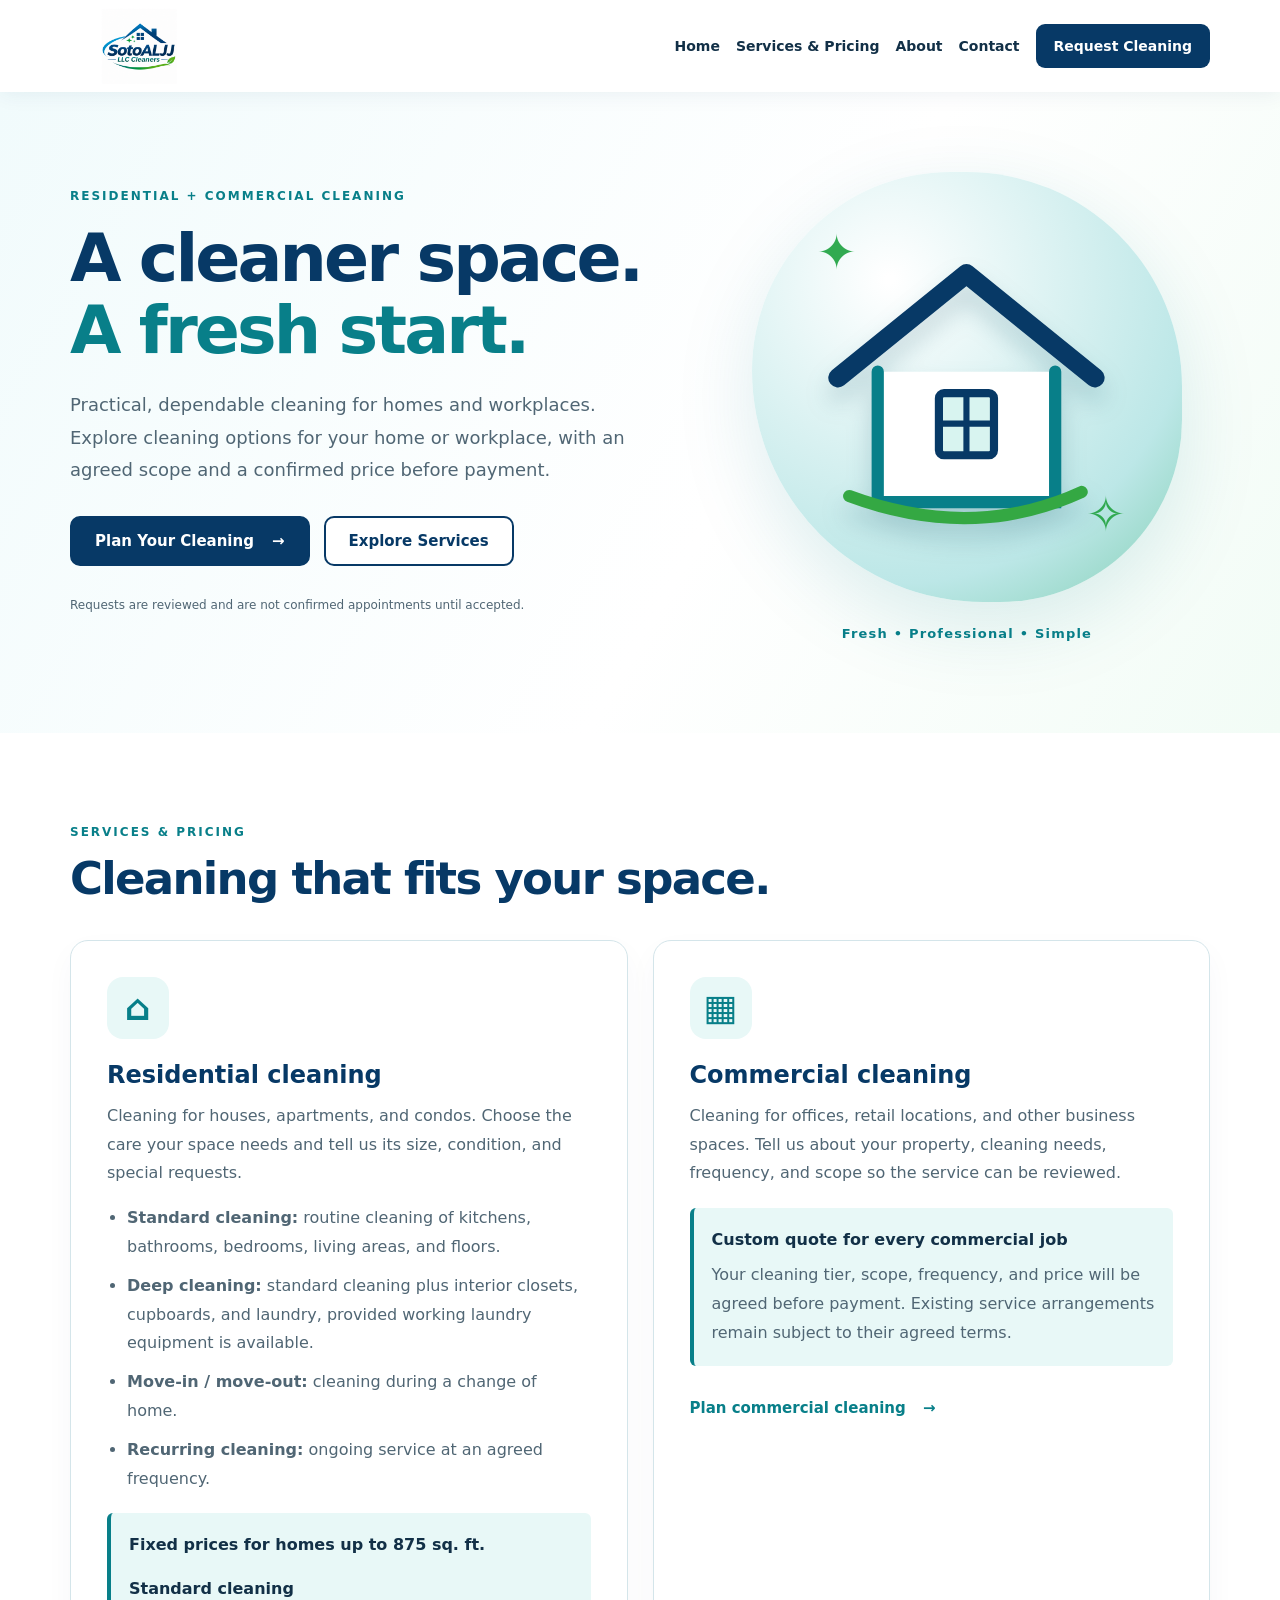
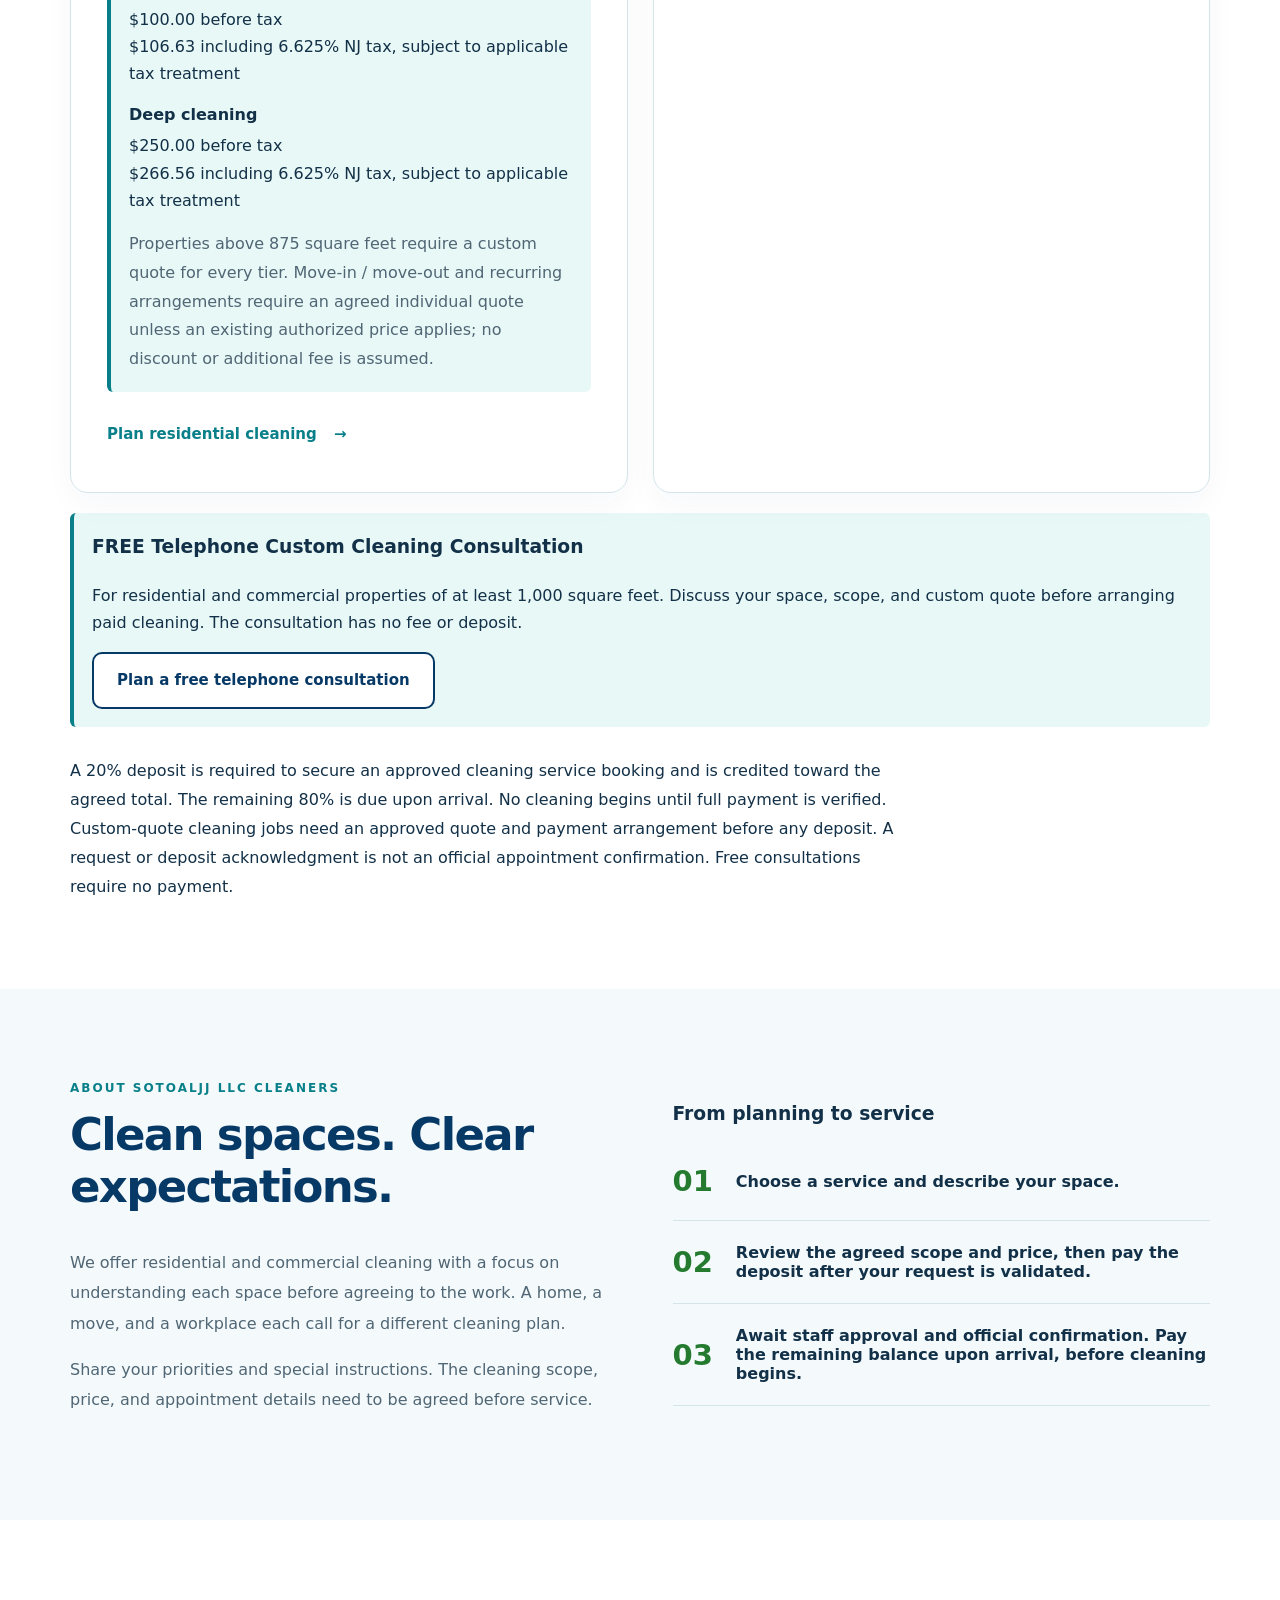
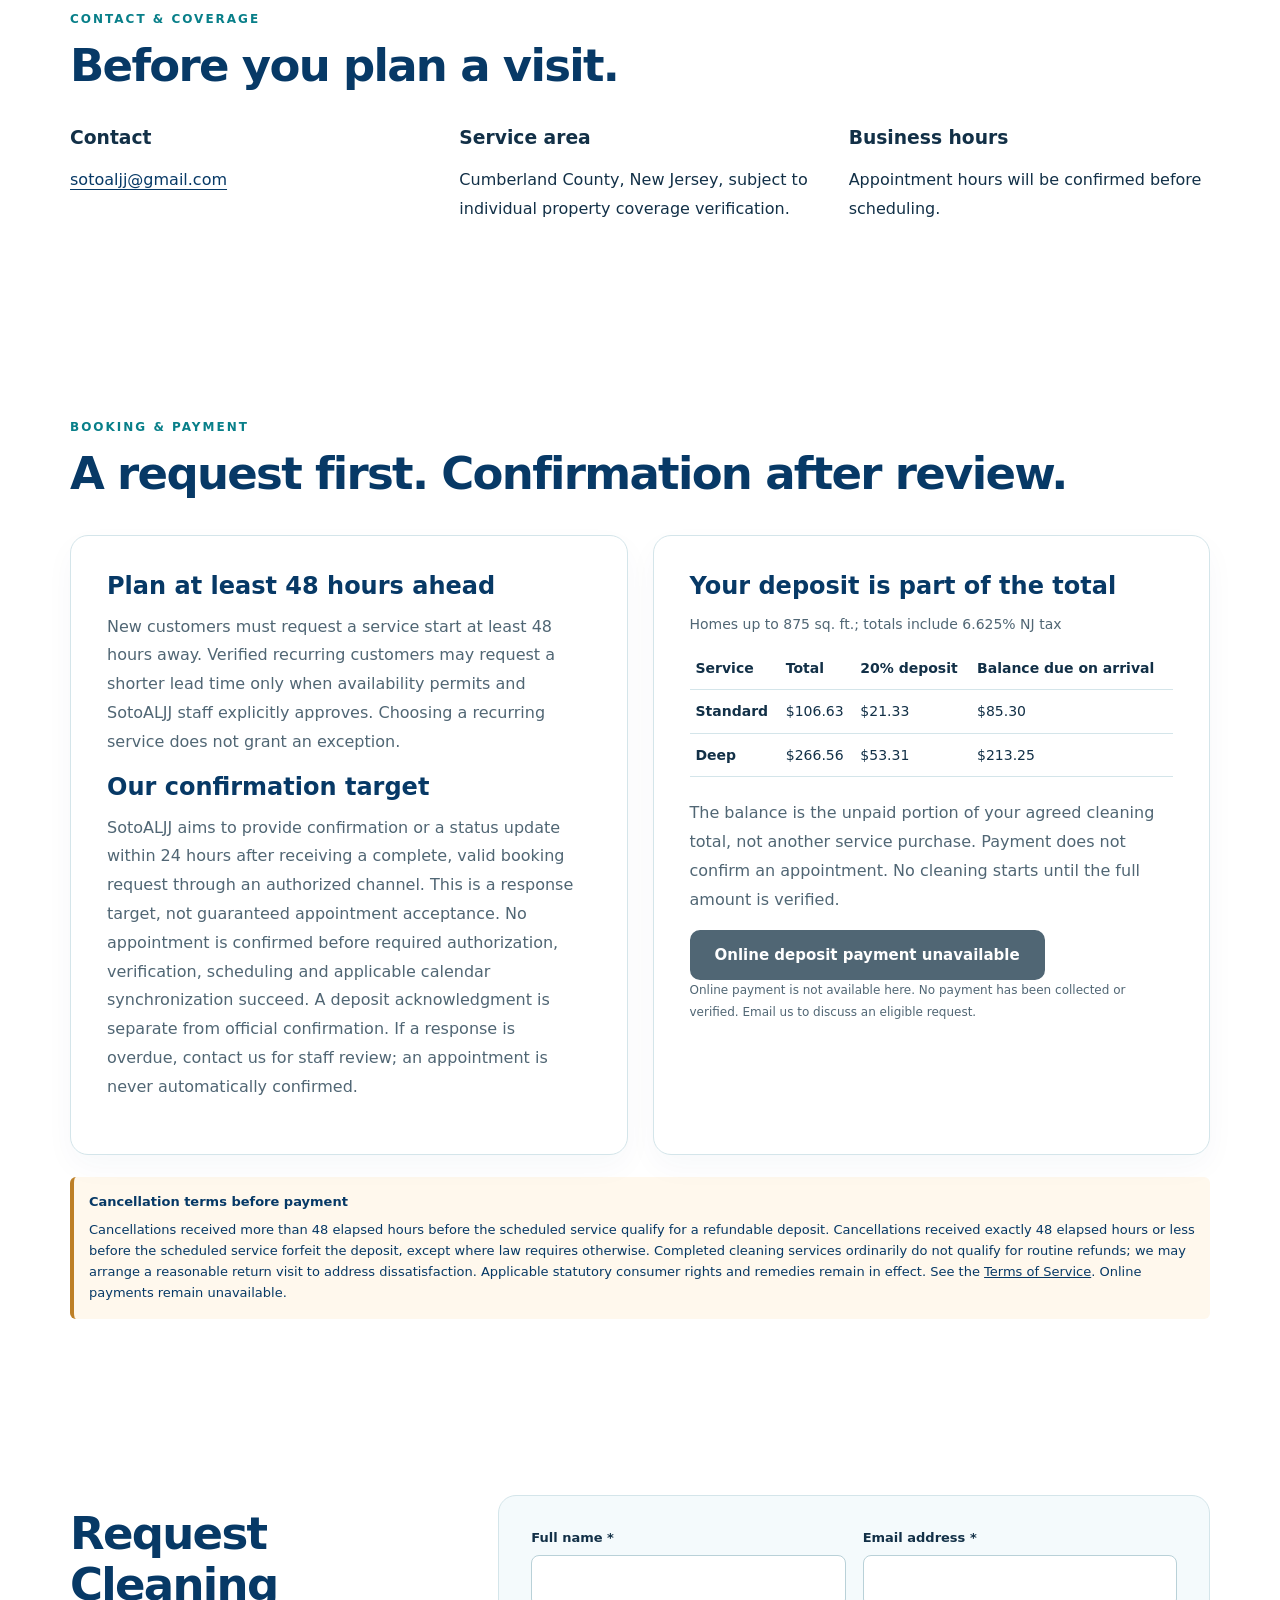
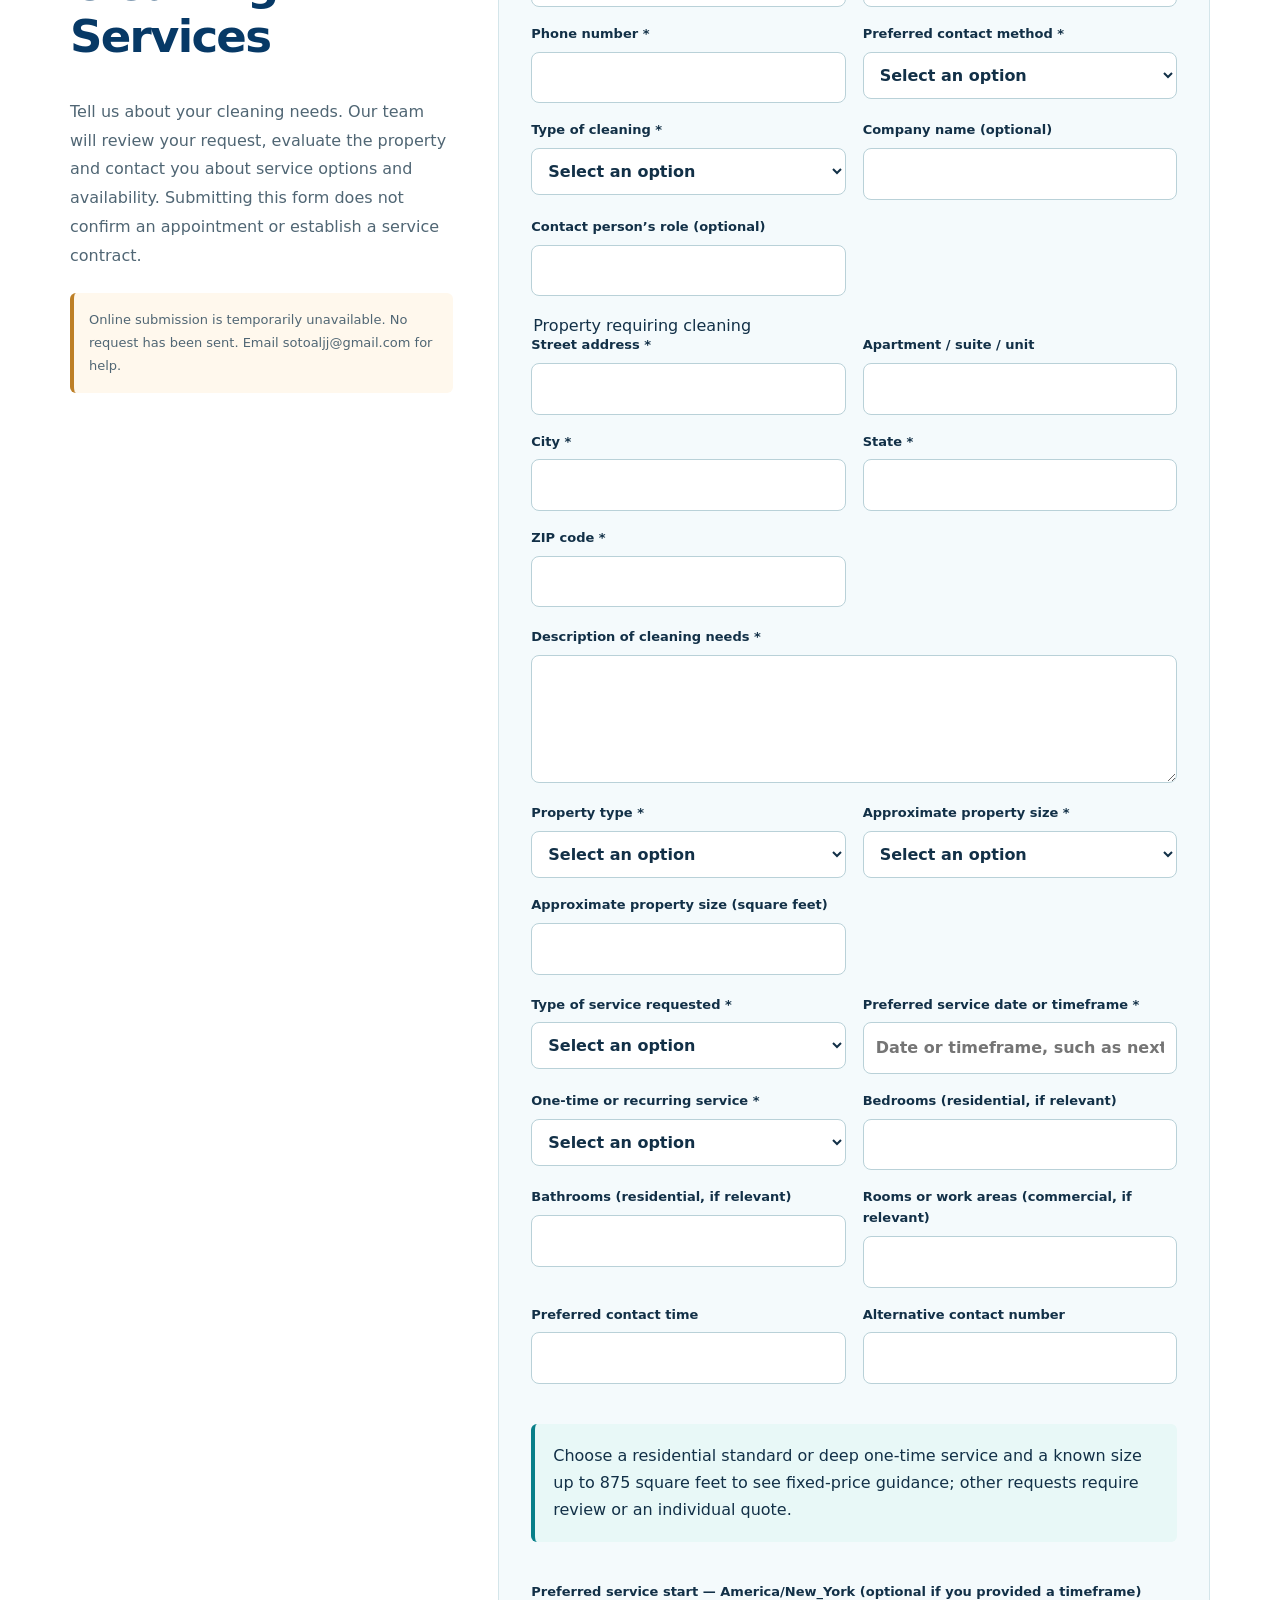
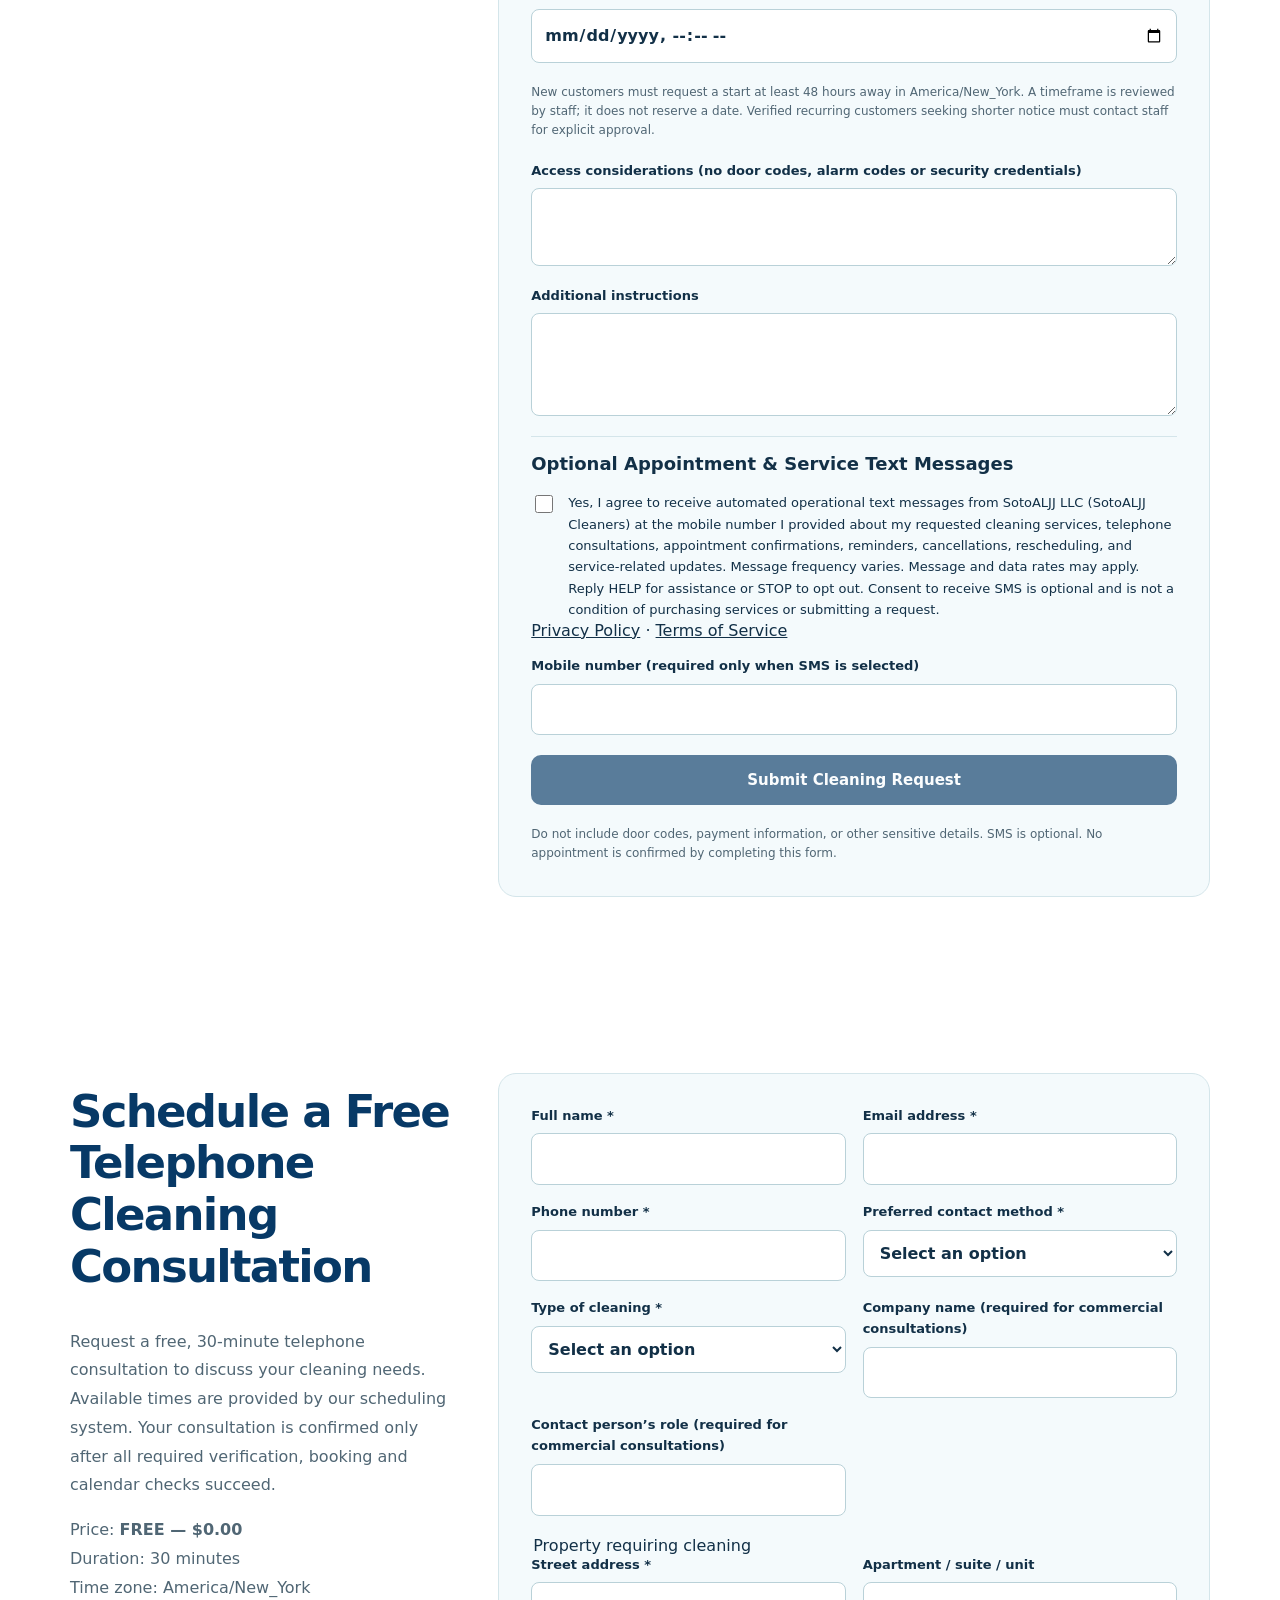
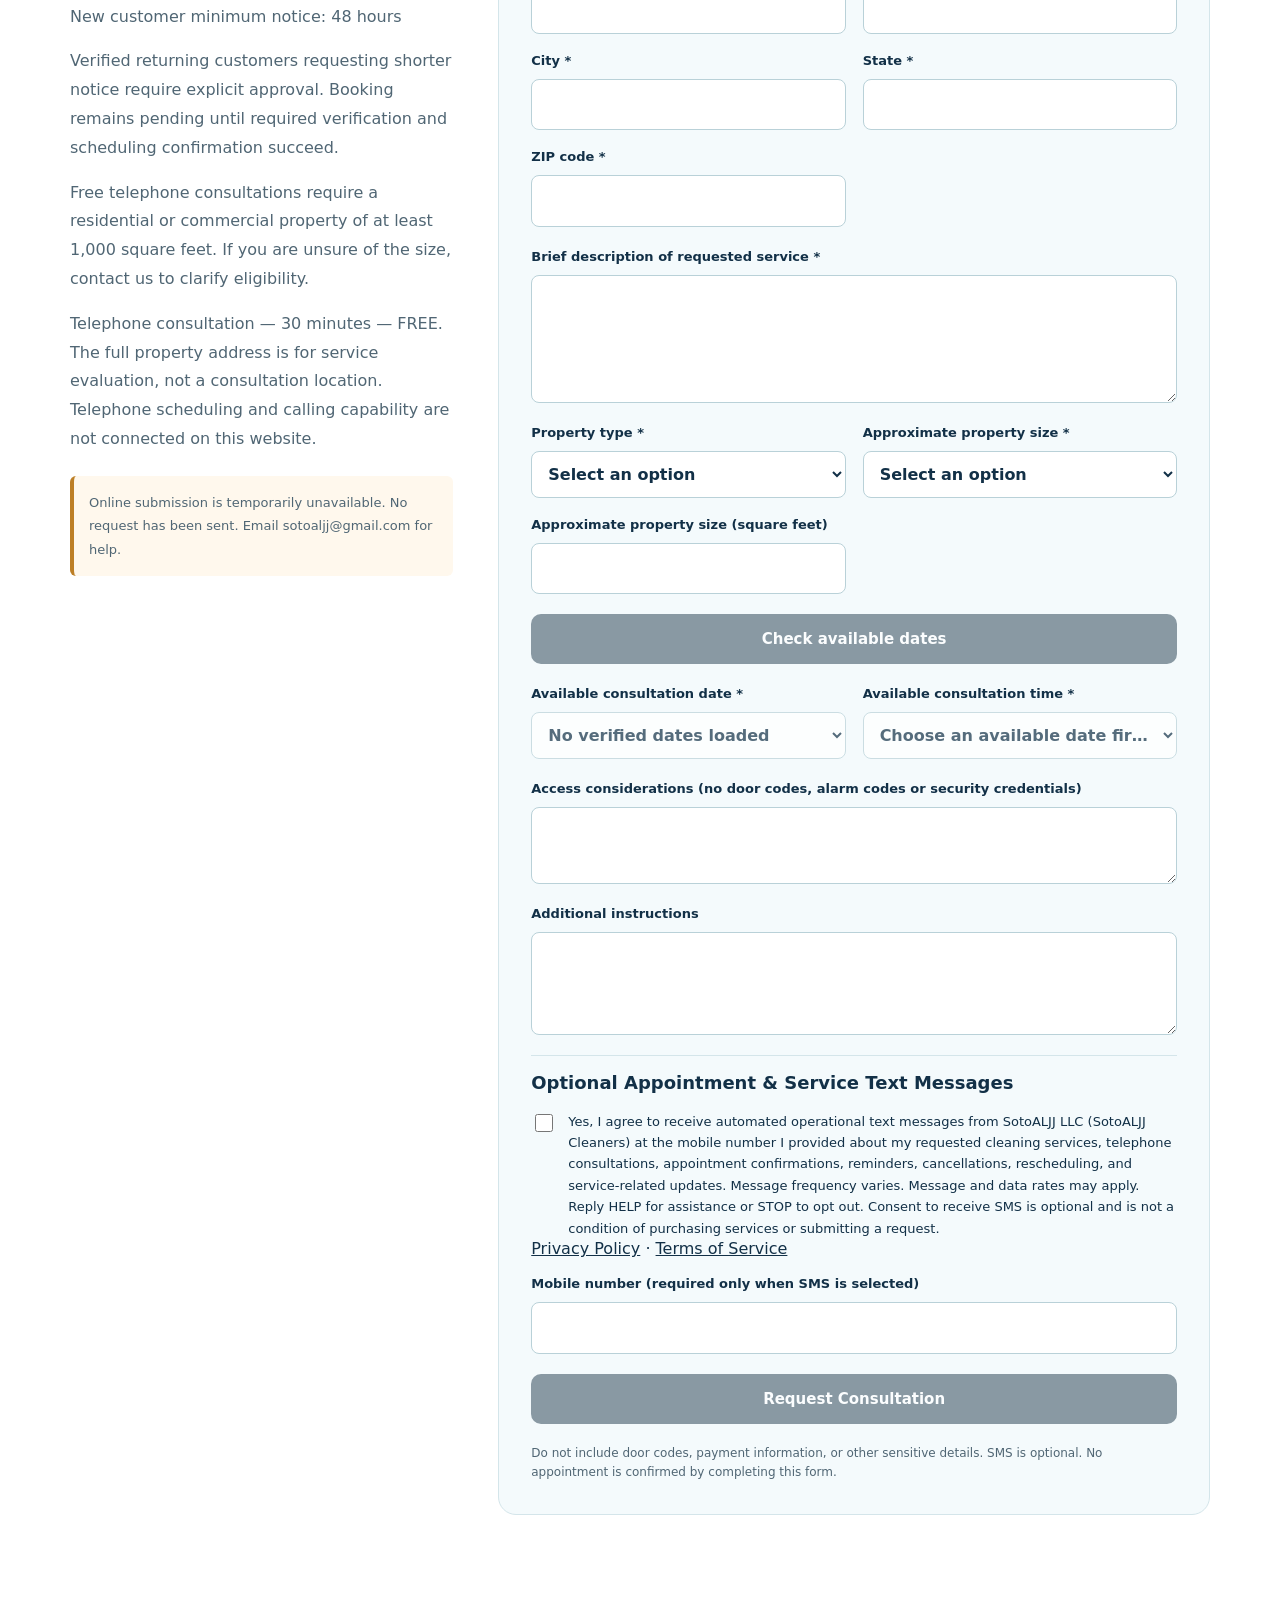
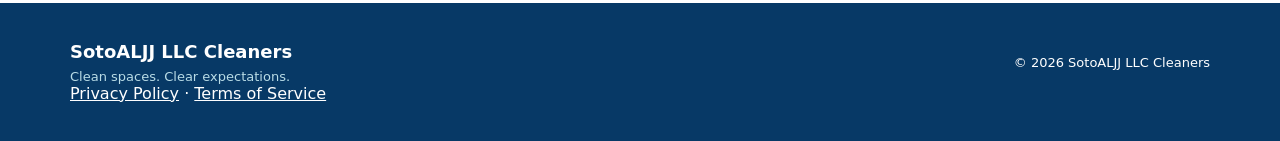
<file: index.html>
<!doctype html>
<html lang="en">
<head>
  <meta charset="utf-8" />
  <meta name="viewport" content="width=device-width, initial-scale=1" />
  <meta name="theme-color" content="#073966" />
  <meta name="description" content="SotoALJJ LLC Cleaners — request residential or commercial cleaning services." />
  <title>SotoALJJ LLC Cleaners | Cleaning Services & Booking</title>
  <link rel="icon" type="image/png" href="assets/favicon.png" />
  <link rel="stylesheet" href="styles.css" />
  <link rel="stylesheet" href="accessibility.css" />
  <script defer src="config.js"></script>
  <script defer src="booking-rules.js"></script>
  <script defer src="app.js"></script>
  <script defer src="customer-requests.js"></script>
  <script defer src="consultation.js"></script>
</head>
<body>
  <a href="#main" class="skip">Skip to content</a>
  <header class="header">
    <div class="wrap nav">
      <a class="brand" href="#top" aria-label="SotoALJJ LLC Cleaners home"><img src="assets/sotoaljj-logo-small.png" width="548" height="548" alt="SotoALJJ LLC Cleaners" /></a>
      <nav aria-label="Main navigation"><a href="#top">Home</a><a href="#services">Services &amp; Pricing</a><a href="#about">About</a><a href="#contact">Contact</a><a class="nav-cta" href="#booking">Request Cleaning</a></nav>
    </div>
  </header>
  <main id="main">
    <section class="hero" id="top"><div class="wrap hero-grid">
      <div class="hero-copy"><span class="eyebrow">Residential + commercial cleaning</span><h1>A cleaner space.<br><em>A fresh start.</em></h1><p>Practical, dependable cleaning for homes and workplaces. Explore cleaning options for your home or workplace, with an agreed scope and a confirmed price before payment.</p><div class="actions"><a class="btn primary" href="#booking">Plan Your Cleaning <span aria-hidden="true">→</span></a><a class="btn outline" href="#services">Explore Services</a></div><p class="micro">Requests are reviewed and are not confirmed appointments until accepted.</p></div>
      <div class="hero-art" aria-hidden="true"><div class="art-circle"><span class="shine one">✦</span><span class="shine two">✧</span><svg viewBox="0 0 350 300" role="img"><path d="M49 141L175 39l126 102" fill="none" stroke="#073966" stroke-width="19" stroke-linejoin="round" stroke-linecap="round"/><path d="M88 135v128h174V135" fill="#fff" stroke="#087f89" stroke-width="12" stroke-linecap="round"/><rect x="148" y="156" width="54" height="61" rx="5" fill="#d8f4f0" stroke="#073966" stroke-width="8"/><path d="M175 159v58M149 186h51" stroke="#073966" stroke-width="6"/><path d="M60 257q121 45 228-4" stroke="#34a843" stroke-width="12" fill="none" stroke-linecap="round"/></svg></div><span class="art-caption">Fresh • Professional • Simple</span></div>
    </div></section>
    <section class="services section" id="services"><div class="wrap">
      <span class="eyebrow">Services &amp; pricing</span><h2>Cleaning that fits your space.</h2>
      <div class="cards">
        <article class="service-card"><div class="service-icon" aria-hidden="true">⌂</div><h3>Residential cleaning</h3>
          <p>Cleaning for houses, apartments, and condos. Choose the care your space needs and tell us its size, condition, and special requests.</p>
          <ul class="service-list"><li><strong>Standard cleaning:</strong> routine cleaning of kitchens, bathrooms, bedrooms, living areas, and floors.</li><li><strong>Deep cleaning:</strong> standard cleaning plus interior closets, cupboards, and laundry, provided working laundry equipment is available.</li><li><strong>Move-in / move-out:</strong> cleaning during a change of home.</li><li><strong>Recurring cleaning:</strong> ongoing service at an agreed frequency.</li></ul>
          <div class="price-note"><strong>Fixed prices for homes up to 875 sq. ft.</strong>
            <dl class="pricing-details"><dt>Standard cleaning</dt><dd>$100.00 before tax<br>$106.63 including 6.625% NJ tax, subject to applicable tax treatment</dd><dt>Deep cleaning</dt><dd>$250.00 before tax<br>$266.56 including 6.625% NJ tax, subject to applicable tax treatment</dd></dl>
            <p>Properties above 875 square feet require a custom quote for every tier. Move-in / move-out and recurring arrangements require an agreed individual quote unless an existing authorized price applies; no discount or additional fee is assumed.</p></div>
          <button class="text-action" type="button" data-service="residential">Plan residential cleaning <span aria-hidden="true">→</span></button>
        </article>
        <article class="service-card"><div class="service-icon" aria-hidden="true">▦</div><h3>Commercial cleaning</h3>
          <p>Cleaning for offices, retail locations, and other business spaces. Tell us about your property, cleaning needs, frequency, and scope so the service can be reviewed.</p>
          <div class="price-note"><strong>Custom quote for every commercial job</strong><p>Your cleaning tier, scope, frequency, and price will be agreed before payment. Existing service arrangements remain subject to their agreed terms.</p></div>
          <button class="text-action" type="button" data-service="commercial">Plan commercial cleaning <span aria-hidden="true">→</span></button>
        </article>
      </div>
      <div class="price-note"><h3>FREE Telephone Custom Cleaning Consultation</h3><p>For residential and commercial properties of at least 1,000 square feet. Discuss your space, scope, and custom quote before arranging paid cleaning. The consultation has no fee or deposit.</p><a class="btn outline" href="#consultation">Plan a free telephone consultation</a></div>
      <p class="payment-note">A 20% deposit is required to secure an approved cleaning service booking and is credited toward the agreed total. The remaining 80% is due upon arrival. No cleaning begins until full payment is verified. Custom-quote cleaning jobs need an approved quote and payment arrangement before any deposit. A request or deposit acknowledgment is not an official appointment confirmation. Free consultations require no payment.</p>
    </div></section>
    <section class="feature section" id="about"><div class="wrap feature-grid">
      <div><span class="eyebrow">About SotoALJJ LLC Cleaners</span><h2>Clean spaces. Clear expectations.</h2>
        <p>We offer residential and commercial cleaning with a focus on understanding each space before agreeing to the work. A home, a move, and a workplace each call for a different cleaning plan.</p>
        <p>Share your priorities and special instructions. The cleaning scope, price, and appointment details need to be agreed before service.</p>
      </div>
      <div><h3>From planning to service</h3><ol class="steps"><li><strong>01</strong><span>Choose a service and describe your space.</span></li><li><strong>02</strong><span>Review the agreed scope and price, then pay the deposit after your request is validated.</span></li><li><strong>03</strong><span>Await staff approval and official confirmation. Pay the remaining balance upon arrival, before cleaning begins.</span></li></ol></div>
    </div></section>
    <section class="section" id="contact"><div class="wrap"><span class="eyebrow">Contact &amp; coverage</span><h2>Before you plan a visit.</h2>
      <div class="contact-grid"><article><h3>Contact</h3><div id="public-contact"><p><a href="mailto:sotoaljj@gmail.com">sotoaljj@gmail.com</a></p></div></article><article><h3>Service area</h3><p id="service-area">Cumberland County, New Jersey, subject to individual property coverage verification.</p></article><article><h3>Business hours</h3><p id="business-hours">Appointment hours will be confirmed before scheduling.</p></article></div>
    </div></section>
    <section class="section payment-guidance" id="payments"><div class="wrap">
      <span class="eyebrow">Booking &amp; payment</span><h2>A request first. Confirmation after review.</h2>
      <div class="cards"><article class="service-card"><h3>Plan at least 48 hours ahead</h3><p>New customers must request a service start at least 48 hours away. Verified recurring customers may request a shorter lead time only when availability permits and SotoALJJ staff explicitly approves. Choosing a recurring service does not grant an exception.</p><h3>Our confirmation target</h3><p>SotoALJJ aims to provide confirmation or a status update within 24 hours after receiving a complete, valid booking request through an authorized channel. This is a response target, not guaranteed appointment acceptance. No appointment is confirmed before required authorization, verification, scheduling and applicable calendar synchronization succeed. A deposit acknowledgment is separate from official confirmation. If a response is overdue, contact us for staff review; an appointment is never automatically confirmed.</p></article>
      <article class="service-card"><h3>Your deposit is part of the total</h3><div class="table-scroll" tabindex="0" role="region" aria-label="Deposit and balance amounts"><table class="payment-table"><caption>Homes up to 875 sq. ft.; totals include 6.625% NJ tax</caption><thead><tr><th scope="col">Service</th><th scope="col">Total</th><th scope="col">20% deposit</th><th scope="col">Balance due on arrival</th></tr></thead><tbody><tr><th scope="row">Standard</th><td>$106.63</td><td>$21.33</td><td>$85.30</td></tr><tr><th scope="row">Deep</th><td>$266.56</td><td>$53.31</td><td>$213.25</td></tr></tbody></table></div><p>The balance is the unpaid portion of your agreed cleaning total, not another service purchase. Payment does not confirm an appointment. No cleaning starts until the full amount is verified.</p>
      <button type="button" id="deposit-payment" class="btn primary" disabled aria-describedby="payment-unavailable">Online deposit payment unavailable</button><p id="payment-unavailable" class="hint">Online payment is not available here. No payment has been collected or verified. Email us to discuss an eligible request.</p></article></div>
      <div class="status"><strong>Cancellation terms before payment</strong><p>Cancellations received more than 48 elapsed hours before the scheduled service qualify for a refundable deposit. Cancellations received exactly 48 elapsed hours or less before the scheduled service forfeit the deposit, except where law requires otherwise. Completed cleaning services ordinarily do not qualify for routine refunds; we may arrange a reasonable return visit to address dissatisfaction. Applicable statutory consumer rights and remedies remain in effect. See the <a href="terms.html">Terms of Service</a>. Online payments remain unavailable.</p></div>
    </div></section>
<section class="section" id="booking"><div class="wrap booking-shell"><div class="booking-intro"><h2>Request Cleaning Services</h2><p>Tell us about your cleaning needs. Our team will review your request, evaluate the property and contact you about service options and availability. Submitting this form does not confirm an appointment or establish a service contract.</p><p id="cleaning-status" class="status" role="status" aria-live="polite">Online submission is temporarily unavailable. No request has been sent. Email sotoaljj@gmail.com for help.</p></div><form id="cleaning-form" data-policy-version="soto-policies-2026-11-06-proposed-final-v1" data-sms-disclosure-version="soto-operational-sms-2026-11-06-v2" class="booking-form" novalidate><fieldset class="request-fields"><legend class="sr-only">Request Cleaning Services details</legend><div class="form-grid"><label>Full name *<input name="full_name" required maxlength="120" autocomplete="name"></label><label>Email address *<input name="email" type="email" required maxlength="254" autocomplete="email"></label><label>Phone number *<input name="phone" type="tel" required maxlength="30" autocomplete="tel"></label><label>Preferred contact method *<select name="preferred_contact" required><option value="">Select an option</option><option value="Phone">Phone</option><option value="Email">Email</option><option value="SMS">SMS</option></select></label><label>Type of cleaning *<select name="cleaning_type" required><option value="">Select an option</option><option value="Residential">Residential</option><option value="Commercial">Commercial</option><option value="Other">Other</option></select></label><label>Company name (optional)<input name="company" maxlength="160" autocomplete="organization"></label><label>Contact person’s role (optional)<input name="contact_role" maxlength="120"></label></div><fieldset class="request-fields"><legend>Property requiring cleaning</legend><div class="form-grid"><label>Street address *<input name="street" required maxlength="200" autocomplete="address-line1"></label><label>Apartment / suite / unit<input name="unit" maxlength="80" autocomplete="address-line2"></label><label>City *<input name="city" required maxlength="100" autocomplete="address-level2"></label><label>State *<input name="state" required maxlength="50" autocomplete="address-level1"></label><label>ZIP code *<input name="zip_code" required pattern="[0-9]{5}(-[0-9]{4})?" maxlength="10" autocomplete="postal-code"></label></div></fieldset><label>Description of cleaning needs *<textarea name="description" rows="4" maxlength="2000" required></textarea></label><div class="form-grid"><label>Property type *<select name="property_type" required><option value="">Select an option</option><option value="House">House</option><option value="Apartment">Apartment</option><option value="Office">Office</option><option value="Commercial building">Commercial building</option><option value="Other">Other</option></select></label><label>Approximate property size *<select name="size_known" required><option value="">Select an option</option><option value="Enter square feet">Enter square feet</option><option value="Unsure">Unsure</option></select></label><label>Approximate property size (square feet)<input name="square_feet" type="number" min="1" step="1"></label></div><div class="form-grid"><label>Type of service requested *<select name="service_requested" required><option value="">Select an option</option><option value="Standard cleaning">Standard cleaning</option><option value="Recurring cleaning">Recurring cleaning</option><option value="Deep cleaning">Deep cleaning</option><option value="Move-in / move-out cleaning">Move-in / move-out cleaning</option></select></label><label>Preferred service date or timeframe *<input name="preferred_date" required maxlength="160" placeholder="Date or timeframe, such as next month"></label><label>One-time or recurring service *<select name="frequency" required><option value="">Select an option</option><option value="One-time">One-time</option><option value="Weekly">Weekly</option><option value="Every 2 weeks">Every 2 weeks</option><option value="Monthly">Monthly</option><option value="Other recurring">Other recurring</option></select></label><label>Bedrooms (residential, if relevant)<input name="bedrooms" type="number" min="0" step="1"></label><label>Bathrooms (residential, if relevant)<input name="bathrooms" type="number" min="0" step="0.5"></label><label>Rooms or work areas (commercial, if relevant)<input name="work_areas" type="number" min="0" step="1"></label><label>Preferred contact time<input name="preferred_contact_time" maxlength="120"></label><label>Alternative contact number<input name="alternative_phone" type="tel" maxlength="30"></label></div><p id="cleaning-price-guidance" class="price-note" role="status" aria-live="polite">Choose a cleaning type, service, frequency and property size for nonbinding price guidance.</p><label>Preferred service start — America/New_York (optional if you provided a timeframe)<input name="preferred_start" type="datetime-local" step="60" aria-describedby="cleaning-date-guidance"></label><p id="cleaning-date-guidance" class="hint" role="status" aria-live="polite">New customers must request a start at least 48 hours away. A timeframe is reviewed by staff; it does not reserve a date. Verified recurring customers seeking shorter notice must contact staff for explicit approval.</p><label>Access considerations (no door codes, alarm codes or security credentials)<textarea name="access_considerations" rows="2" maxlength="1000"></textarea></label><label>Additional instructions<textarea name="instructions" rows="3" maxlength="2000"></textarea></label><section class="sms-consent"><h3>Optional Appointment &amp; Service Text Messages</h3><label class="consent"><input type="checkbox" name="operational_sms_consent"><span>Yes, I agree to receive automated operational text messages from SotoALJJ LLC (SotoALJJ Cleaners) at the mobile number I provided about my requested cleaning services, telephone consultations, appointment confirmations, reminders, cancellations, rescheduling, and service-related updates. Message frequency varies. Message and data rates may apply. Reply HELP for assistance or STOP to opt out. Consent to receive SMS is optional and is not a condition of purchasing services or submitting a request.</span></label><p><a href="privacy.html">Privacy Policy</a> · <a href="terms.html">Terms of Service</a></p><label>Mobile number (required only when SMS is selected)<input name="mobile" type="tel" maxlength="30" autocomplete="tel"></label></section></fieldset><button class="btn primary" type="submit" id="cleaning-submit" disabled>Submit Cleaning Request</button><p class="hint">Do not include door codes, payment information, or other sensitive details. SMS is optional. No appointment is confirmed by completing this form.</p></form></div></section><section class="section" id="consultation"><div class="wrap booking-shell"><div class="booking-intro"><h2>Schedule a Free Telephone Cleaning Consultation</h2><p>Request a free, 30-minute telephone consultation to discuss your cleaning needs. Available times are provided by our scheduling system. Your consultation is confirmed only after all required verification, booking and calendar checks succeed.</p><p>Price: <strong>FREE — $0.00</strong><br>Duration: 30 minutes<br>Time zone: America/New_York<br>New customer minimum notice: 48 hours</p><p>Verified returning customers requesting shorter notice require explicit approval. Booking remains pending until required verification and scheduling confirmation succeed.</p><p>Free telephone consultations require a residential or commercial property of at least 1,000 square feet. If you are unsure of the size, contact us to clarify eligibility.</p><p id="consultation-format">Telephone consultation — 30 minutes — FREE. The full property address is for service evaluation, not a consultation location. Telephone scheduling and calling capability are not connected on this website.</p><p id="consultation-status" class="status" role="status" aria-live="polite">Online submission is temporarily unavailable. No request has been sent. Email sotoaljj@gmail.com for help.</p></div><form id="consultation-form" data-policy-version="soto-policies-2026-11-06-proposed-final-v1" data-sms-disclosure-version="soto-operational-sms-2026-11-06-v2" class="booking-form" novalidate><fieldset class="request-fields"><legend class="sr-only">Schedule a Free Telephone Cleaning Consultation details</legend><div class="form-grid"><label>Full name *<input name="full_name" required maxlength="120" autocomplete="name"></label><label>Email address *<input name="email" type="email" required maxlength="254" autocomplete="email"></label><label>Phone number *<input name="phone" type="tel" required maxlength="30" autocomplete="tel"></label><label>Preferred contact method *<select name="preferred_contact" required><option value="">Select an option</option><option value="Phone">Phone</option><option value="Email">Email</option><option value="SMS">SMS</option></select></label><label>Type of cleaning *<select name="cleaning_type" required><option value="">Select an option</option><option value="Residential">Residential</option><option value="Commercial">Commercial</option></select></label><label>Company name (required for commercial consultations)<input name="company" maxlength="160" autocomplete="organization"></label><label>Contact person’s role (required for commercial consultations)<input name="contact_role" maxlength="120"></label></div><fieldset class="request-fields"><legend>Property requiring cleaning</legend><div class="form-grid"><label>Street address *<input name="street" required maxlength="200" autocomplete="address-line1"></label><label>Apartment / suite / unit<input name="unit" maxlength="80" autocomplete="address-line2"></label><label>City *<input name="city" required maxlength="100" autocomplete="address-level2"></label><label>State *<input name="state" required maxlength="50" autocomplete="address-level1"></label><label>ZIP code *<input name="zip_code" required pattern="[0-9]{5}(-[0-9]{4})?" maxlength="10" autocomplete="postal-code"></label></div></fieldset><label>Brief description of requested service *<textarea name="description" rows="4" maxlength="2000" required></textarea></label><div class="form-grid"><label>Property type *<select name="property_type" required><option value="">Select an option</option><option value="House">House</option><option value="Apartment">Apartment</option><option value="Office">Office</option><option value="Commercial building">Commercial building</option><option value="Other">Other</option></select></label><label>Approximate property size *<select name="size_known" required><option value="">Select an option</option><option value="Enter square feet">Enter square feet</option><option value="Unsure">Unsure</option></select></label><label>Approximate property size (square feet)<input name="square_feet" type="number" min="1000" step="1"></label></div><button type="button" id="consultation-load" class="btn outline" disabled>Check available dates</button><div class="form-grid"><label>Available consultation date *<select name="consultation_date" required disabled><option value="">No verified dates loaded</option></select></label><label>Available consultation time *<select name="consultation_slot" required disabled><option value="">Choose an available date first</option></select></label></div><label>Access considerations (no door codes, alarm codes or security credentials)<textarea name="access_considerations" rows="2" maxlength="1000"></textarea></label><label>Additional instructions<textarea name="instructions" rows="3" maxlength="2000"></textarea></label><section class="sms-consent"><h3>Optional Appointment &amp; Service Text Messages</h3><label class="consent"><input type="checkbox" name="operational_sms_consent"><span>Yes, I agree to receive automated operational text messages from SotoALJJ LLC (SotoALJJ Cleaners) at the mobile number I provided about my requested cleaning services, telephone consultations, appointment confirmations, reminders, cancellations, rescheduling, and service-related updates. Message frequency varies. Message and data rates may apply. Reply HELP for assistance or STOP to opt out. Consent to receive SMS is optional and is not a condition of purchasing services or submitting a request.</span></label><p><a href="privacy.html">Privacy Policy</a> · <a href="terms.html">Terms of Service</a></p><label>Mobile number (required only when SMS is selected)<input name="mobile" type="tel" maxlength="30" autocomplete="tel"></label></section></fieldset><button class="btn primary" type="submit" id="consultation-submit" disabled>Request Consultation</button><button id="consultation-refresh" class="btn outline" type="button" hidden>Check confirmation status</button><p class="hint">Do not include door codes, payment information, or other sensitive details. SMS is optional. No appointment is confirmed by completing this form.</p></form></div></section>
  </main><footer><div class="wrap footer-content"><div><strong>SotoALJJ LLC Cleaners</strong><p>Clean spaces. Clear expectations.</p></div><span>© <span id="year"></span> SotoALJJ LLC Cleaners</span></div><div class="wrap"><a href="privacy.html">Privacy Policy</a> · <a href="terms.html">Terms of Service</a></div></footer>
</body></html>
</file>
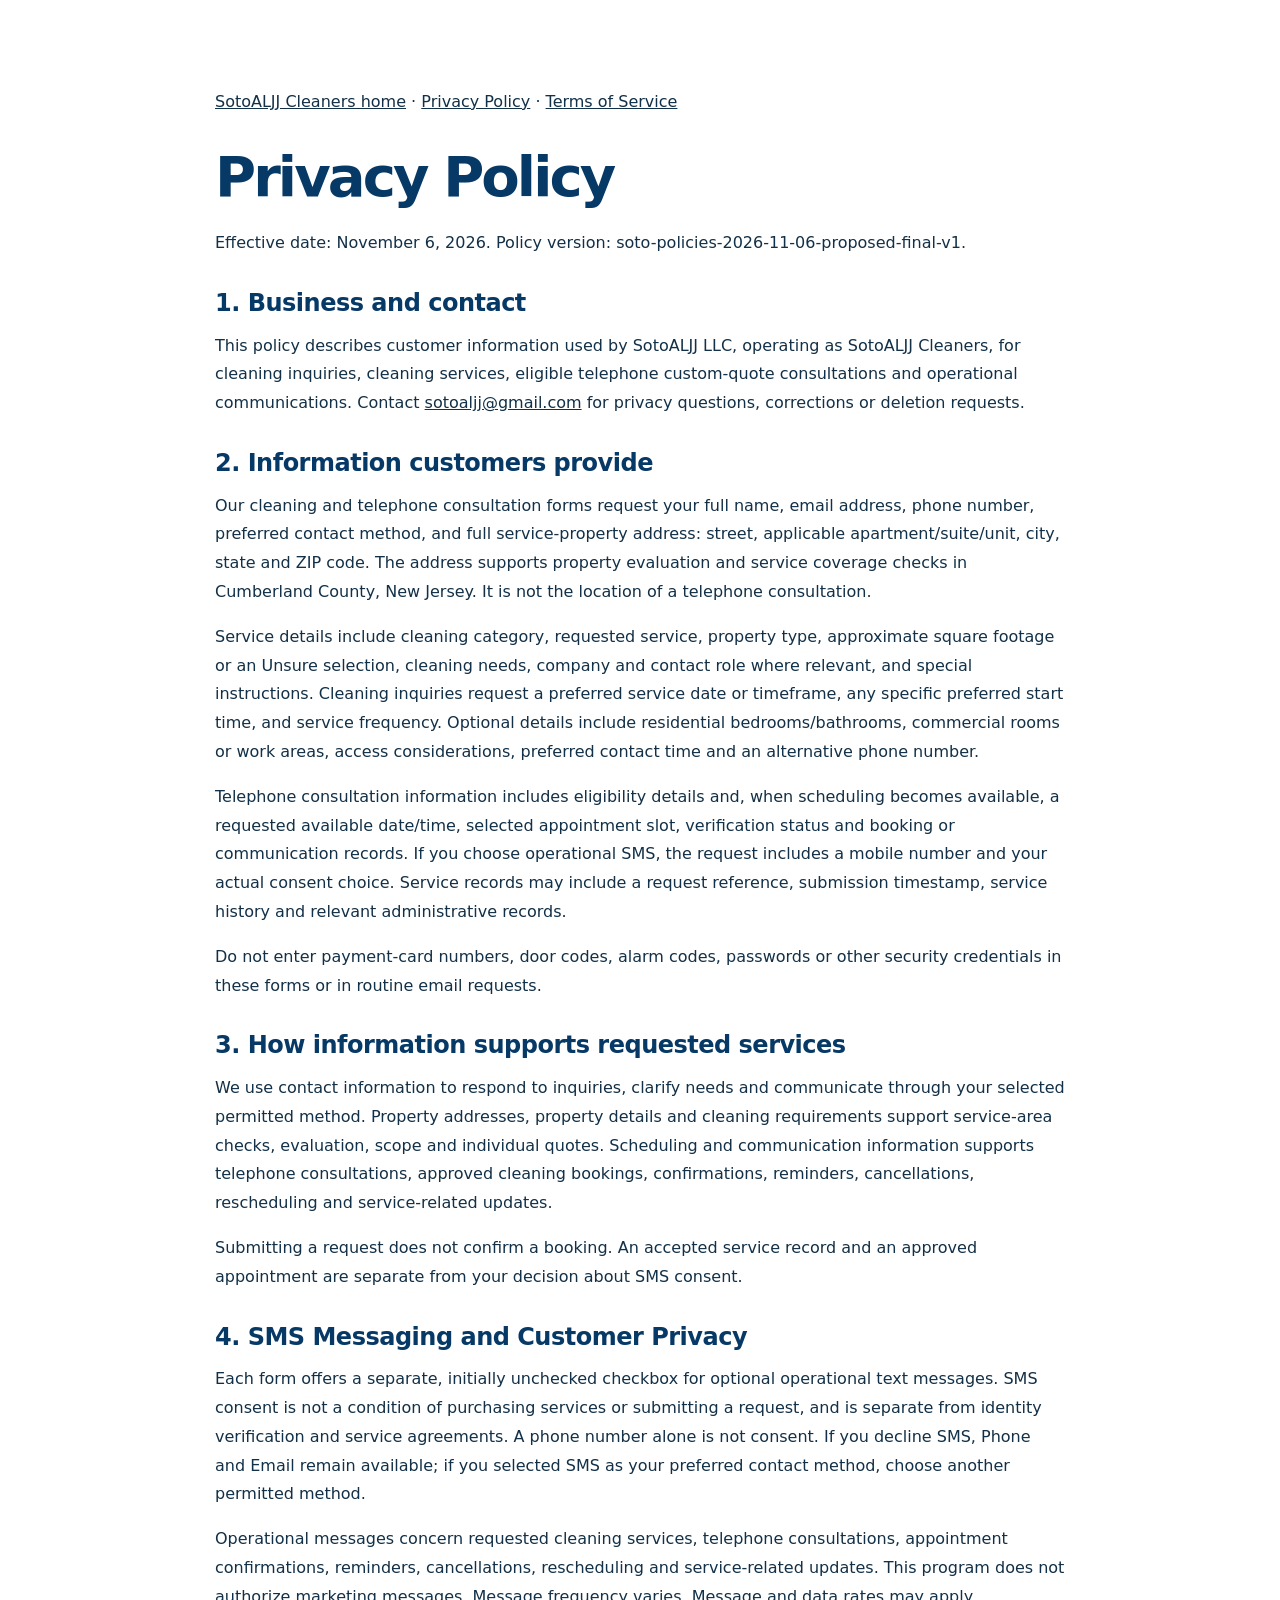
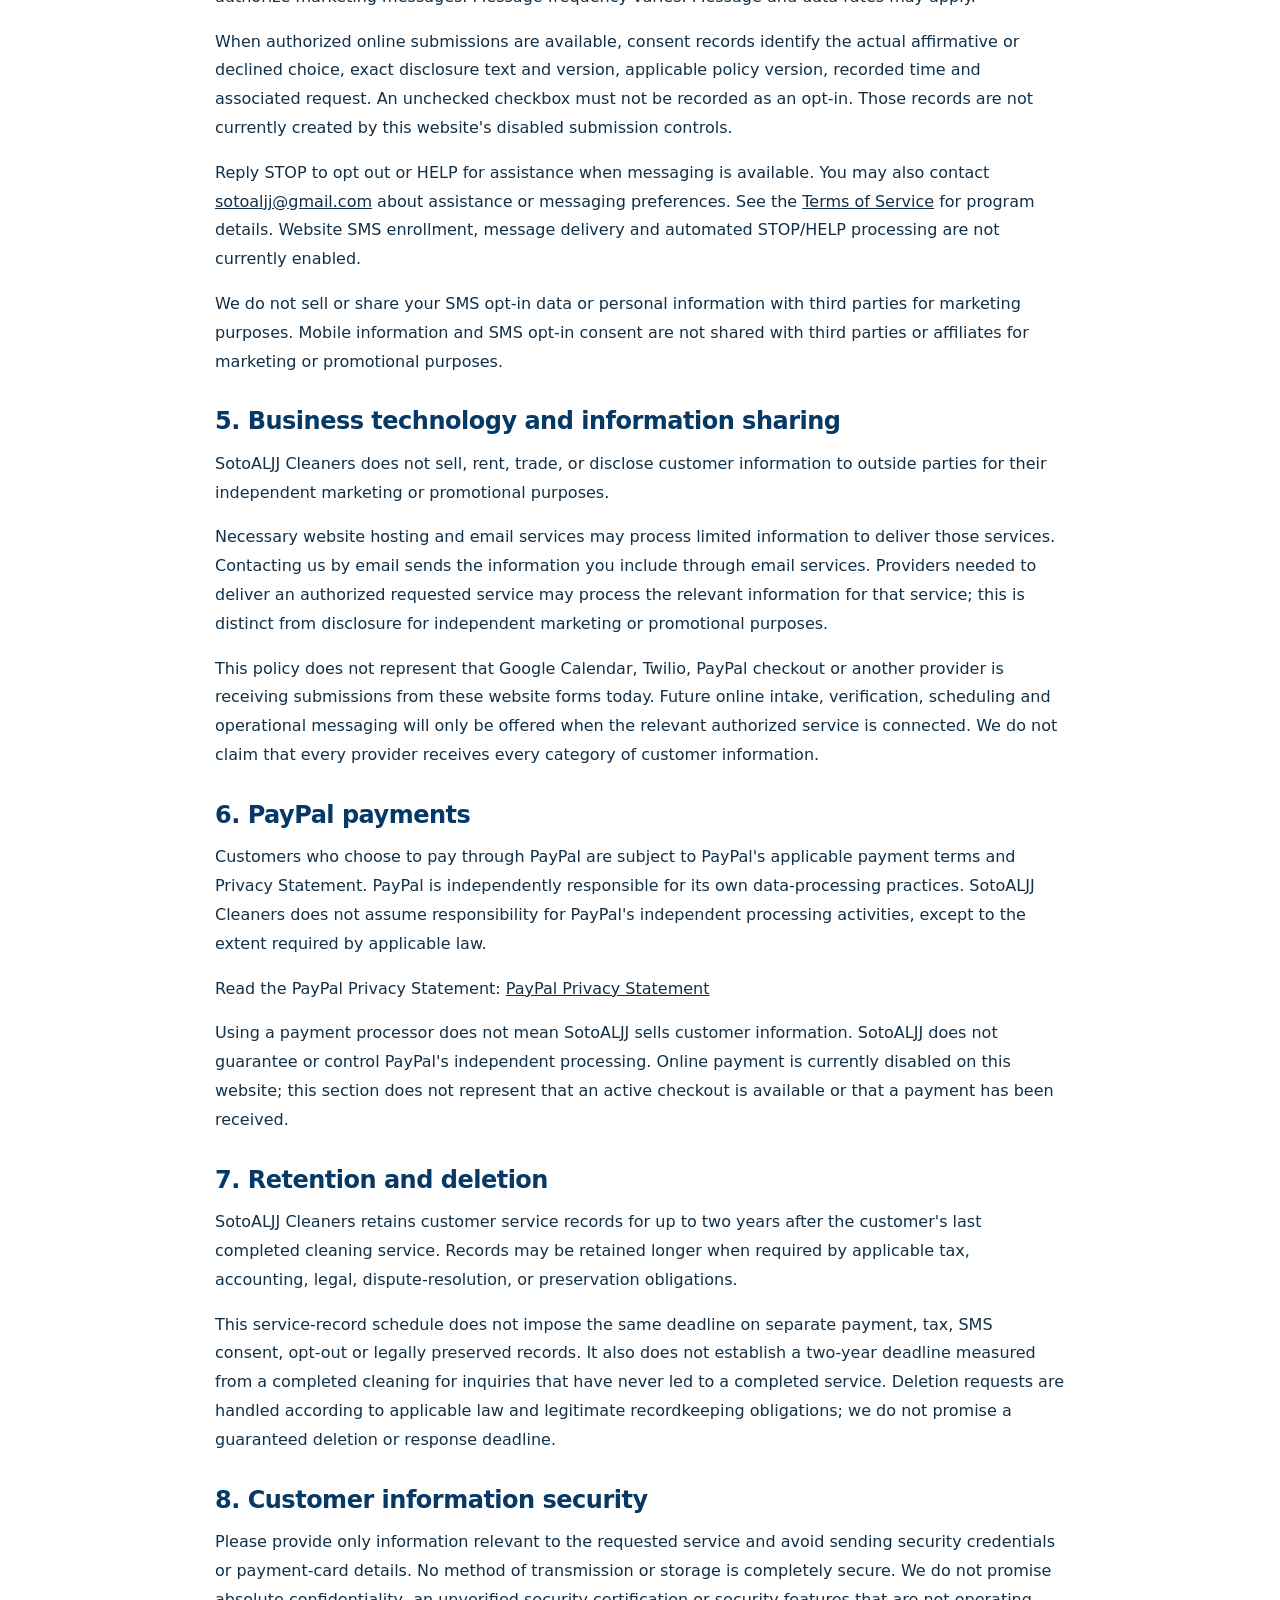
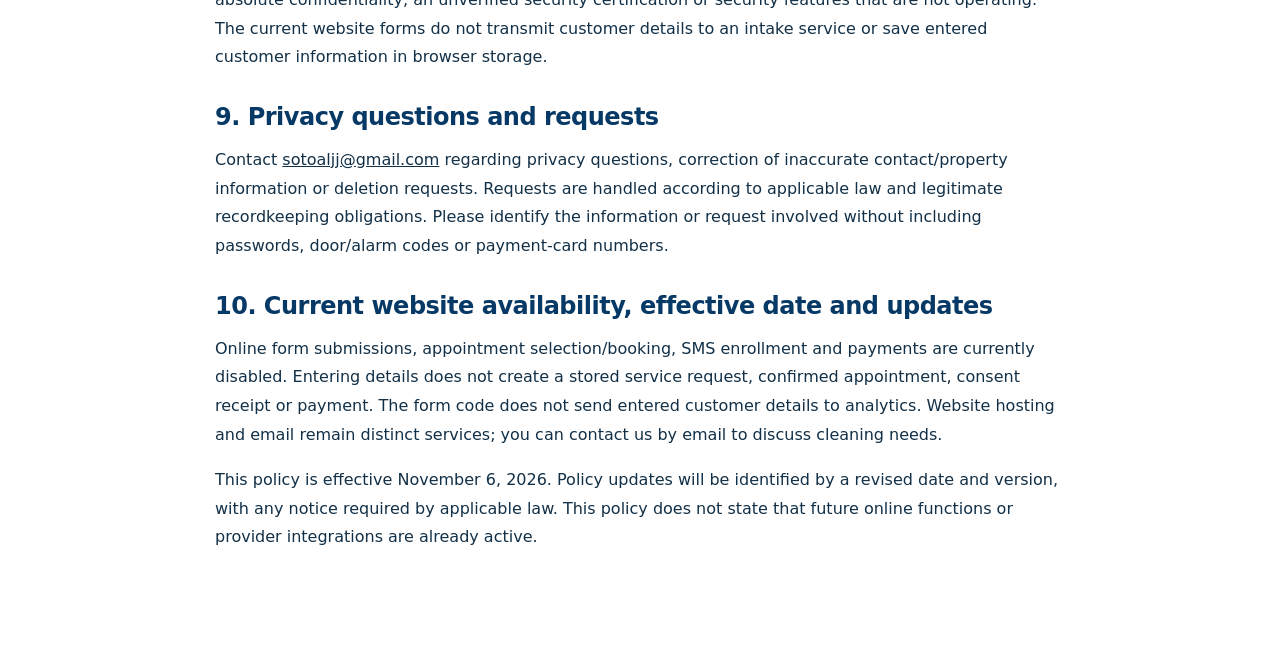
<file: privacy.html>
<!doctype html>
<html lang="en">
<head>
<meta charset="utf-8">
<meta name="viewport" content="width=device-width, initial-scale=1">
<meta name="robots" content="noindex">
<title>Privacy Policy | SotoALJJ Cleaners</title>
<link rel="stylesheet" href="styles.css">
</head>
<body><main class="wrap section policy">
<nav aria-label="Policy navigation"><a href="index.html">SotoALJJ Cleaners home</a> · <a href="privacy.html">Privacy Policy</a> · <a href="terms.html">Terms of Service</a></nav>
<h1>Privacy Policy</h1>
<p>Effective date: November 6, 2026. Policy version: soto-policies-2026-11-06-proposed-final-v1.</p>
<h2>1. Business and contact</h2>
<p>This policy describes customer information used by SotoALJJ LLC, operating as SotoALJJ Cleaners, for cleaning inquiries, cleaning services, eligible telephone custom-quote consultations and operational communications. Contact <a href="mailto:sotoaljj@gmail.com">sotoaljj@gmail.com</a> for privacy questions, corrections or deletion requests.</p>
<h2>2. Information customers provide</h2>
<p>Our cleaning and telephone consultation forms request your full name, email address, phone number, preferred contact method, and full service-property address: street, applicable apartment/suite/unit, city, state and ZIP code. The address supports property evaluation and service coverage checks in Cumberland County, New Jersey. It is not the location of a telephone consultation.</p>
<p>Service details include cleaning category, requested service, property type, approximate square footage or an Unsure selection, cleaning needs, company and contact role where relevant, and special instructions. Cleaning inquiries request a preferred service date or timeframe, any specific preferred start time, and service frequency. Optional details include residential bedrooms/bathrooms, commercial rooms or work areas, access considerations, preferred contact time and an alternative phone number.</p>
<p>Telephone consultation information includes eligibility details and, when scheduling becomes available, a requested available date/time, selected appointment slot, verification status and booking or communication records. If you choose operational SMS, the request includes a mobile number and your actual consent choice. Service records may include a request reference, submission timestamp, service history and relevant administrative records.</p>
<p>Do not enter payment-card numbers, door codes, alarm codes, passwords or other security credentials in these forms or in routine email requests.</p>
<h2>3. How information supports requested services</h2>
<p>We use contact information to respond to inquiries, clarify needs and communicate through your selected permitted method. Property addresses, property details and cleaning requirements support service-area checks, evaluation, scope and individual quotes. Scheduling and communication information supports telephone consultations, approved cleaning bookings, confirmations, reminders, cancellations, rescheduling and service-related updates.</p>
<p>Submitting a request does not confirm a booking. An accepted service record and an approved appointment are separate from your decision about SMS consent.</p>
<h2>4. SMS Messaging and Customer Privacy</h2>
<p>Each form offers a separate, initially unchecked checkbox for optional operational text messages. SMS consent is not a condition of purchasing services or submitting a request, and is separate from identity verification and service agreements. A phone number alone is not consent. If you decline SMS, Phone and Email remain available; if you selected SMS as your preferred contact method, choose another permitted method.</p>
<p>Operational messages concern requested cleaning services, telephone consultations, appointment confirmations, reminders, cancellations, rescheduling and service-related updates. This program does not authorize marketing messages. Message frequency varies. Message and data rates may apply.</p>
<p>When authorized online submissions are available, consent records identify the actual affirmative or declined choice, exact disclosure text and version, applicable policy version, recorded time and associated request. An unchecked checkbox must not be recorded as an opt-in. Those records are not currently created by this website&#x27;s disabled submission controls.</p>
<p>Reply STOP to opt out or HELP for assistance when messaging is available. You may also contact <a href="mailto:sotoaljj@gmail.com">sotoaljj@gmail.com</a> about assistance or messaging preferences. See the <a href="terms.html">Terms of Service</a> for program details. Website SMS enrollment, message delivery and automated STOP/HELP processing are not currently enabled.</p>
<p>We do not sell or share your SMS opt-in data or personal information with third parties for marketing purposes. Mobile information and SMS opt-in consent are not shared with third parties or affiliates for marketing or promotional purposes.</p>
<h2>5. Business technology and information sharing</h2>
<p>SotoALJJ Cleaners does not sell, rent, trade, or disclose customer information to outside parties for their independent marketing or promotional purposes.</p>
<p>Necessary website hosting and email services may process limited information to deliver those services. Contacting us by email sends the information you include through email services. Providers needed to deliver an authorized requested service may process the relevant information for that service; this is distinct from disclosure for independent marketing or promotional purposes.</p>
<p>This policy does not represent that Google Calendar, Twilio, PayPal checkout or another provider is receiving submissions from these website forms today. Future online intake, verification, scheduling and operational messaging will only be offered when the relevant authorized service is connected. We do not claim that every provider receives every category of customer information.</p>
<h2>6. PayPal payments</h2>
<p>Customers who choose to pay through PayPal are subject to PayPal&#x27;s applicable payment terms and Privacy Statement. PayPal is independently responsible for its own data-processing practices. SotoALJJ Cleaners does not assume responsibility for PayPal&#x27;s independent processing activities, except to the extent required by applicable law.</p>
<p>Read the PayPal Privacy Statement: <a href="https://www.paypal.com/us/legalhub/paypal/privacy-full">PayPal Privacy Statement</a></p>
<p>Using a payment processor does not mean SotoALJJ sells customer information. SotoALJJ does not guarantee or control PayPal&#x27;s independent processing. Online payment is currently disabled on this website; this section does not represent that an active checkout is available or that a payment has been received.</p>
<h2>7. Retention and deletion</h2>
<p>SotoALJJ Cleaners retains customer service records for up to two years after the customer&#x27;s last completed cleaning service. Records may be retained longer when required by applicable tax, accounting, legal, dispute-resolution, or preservation obligations.</p>
<p>This service-record schedule does not impose the same deadline on separate payment, tax, SMS consent, opt-out or legally preserved records. It also does not establish a two-year deadline measured from a completed cleaning for inquiries that have never led to a completed service. Deletion requests are handled according to applicable law and legitimate recordkeeping obligations; we do not promise a guaranteed deletion or response deadline.</p>
<h2>8. Customer information security</h2>
<p>Please provide only information relevant to the requested service and avoid sending security credentials or payment-card details. No method of transmission or storage is completely secure. We do not promise absolute confidentiality, an unverified security certification or security features that are not operating. The current website forms do not transmit customer details to an intake service or save entered customer information in browser storage.</p>
<h2>9. Privacy questions and requests</h2>
<p>Contact <a href="mailto:sotoaljj@gmail.com">sotoaljj@gmail.com</a> regarding privacy questions, correction of inaccurate contact/property information or deletion requests. Requests are handled according to applicable law and legitimate recordkeeping obligations. Please identify the information or request involved without including passwords, door/alarm codes or payment-card numbers.</p>
<h2>10. Current website availability, effective date and updates</h2>
<p>Online form submissions, appointment selection/booking, SMS enrollment and payments are currently disabled. Entering details does not create a stored service request, confirmed appointment, consent receipt or payment. The form code does not send entered customer details to analytics. Website hosting and email remain distinct services; you can contact us by email to discuss cleaning needs.</p>
<p>This policy is effective November 6, 2026. Policy updates will be identified by a revised date and version, with any notice required by applicable law. This policy does not state that future online functions or provider integrations are already active.</p>
</main></body>
</html>
</file>
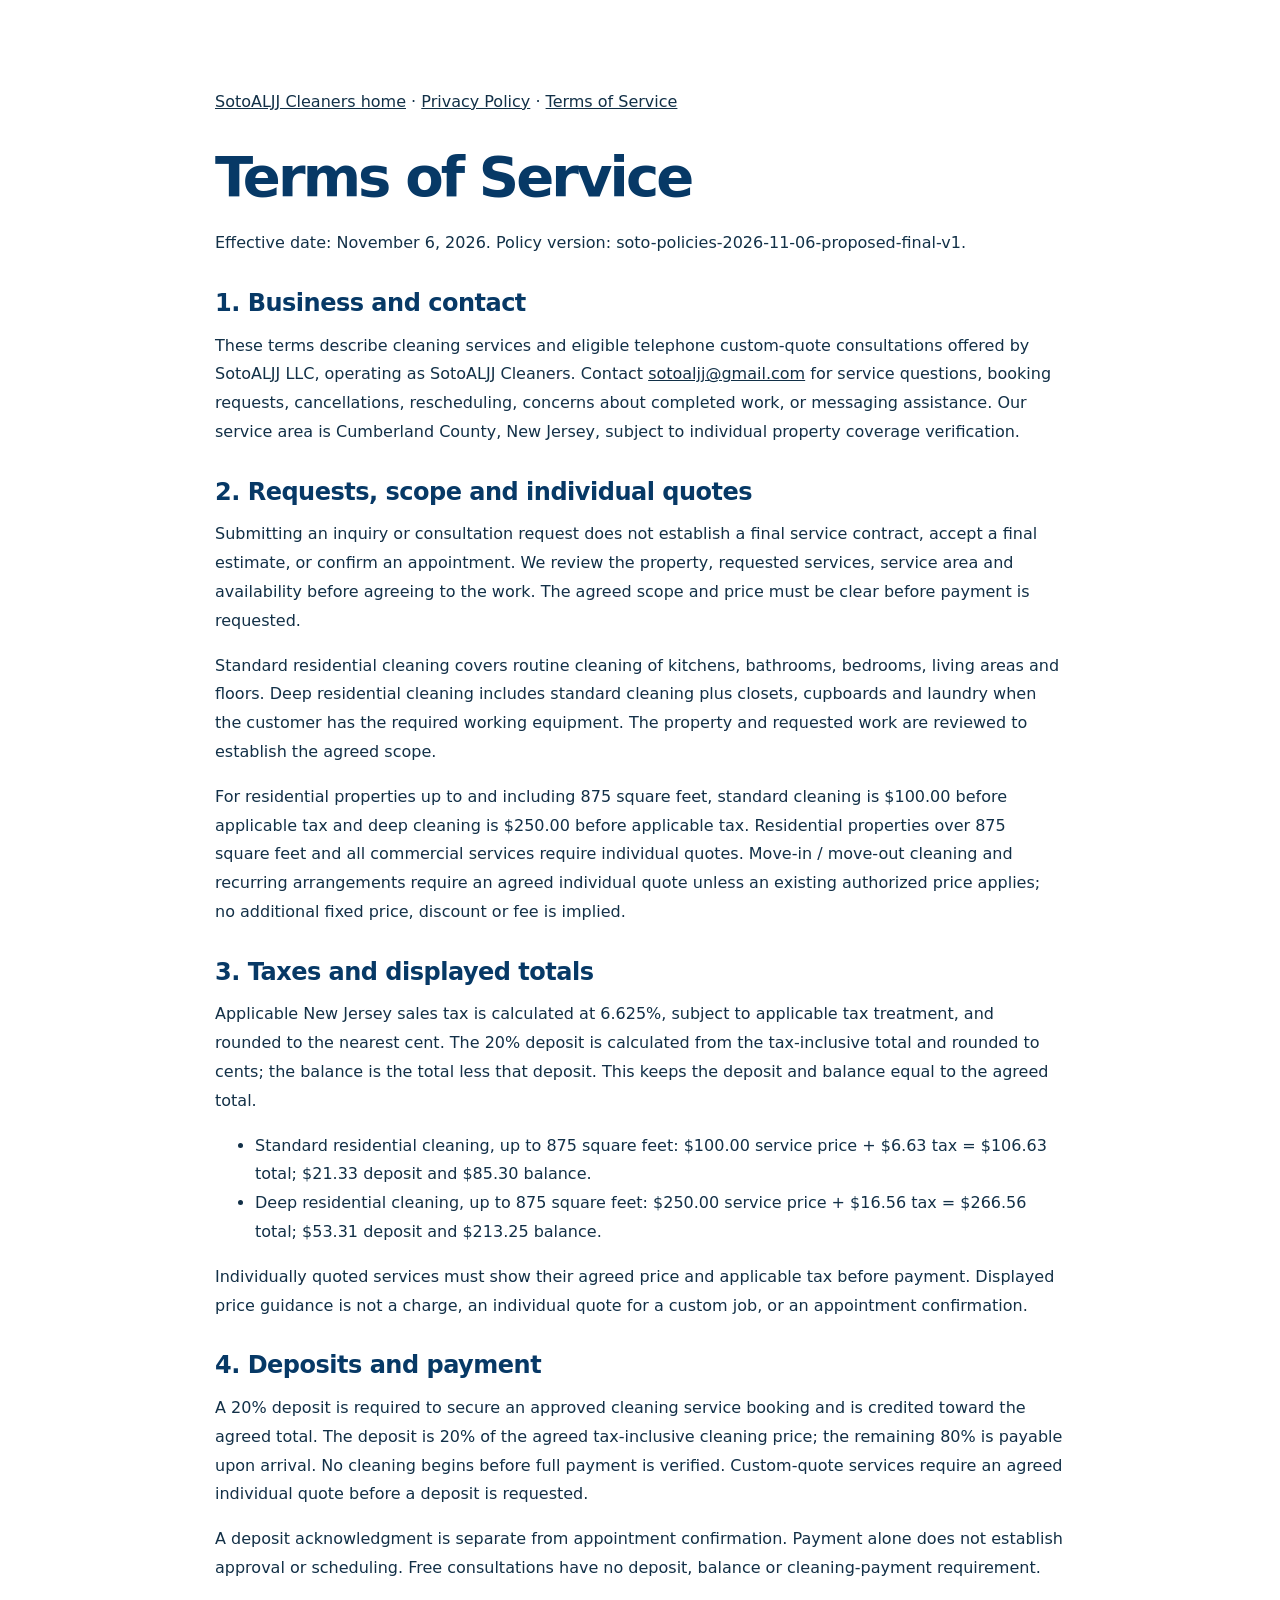
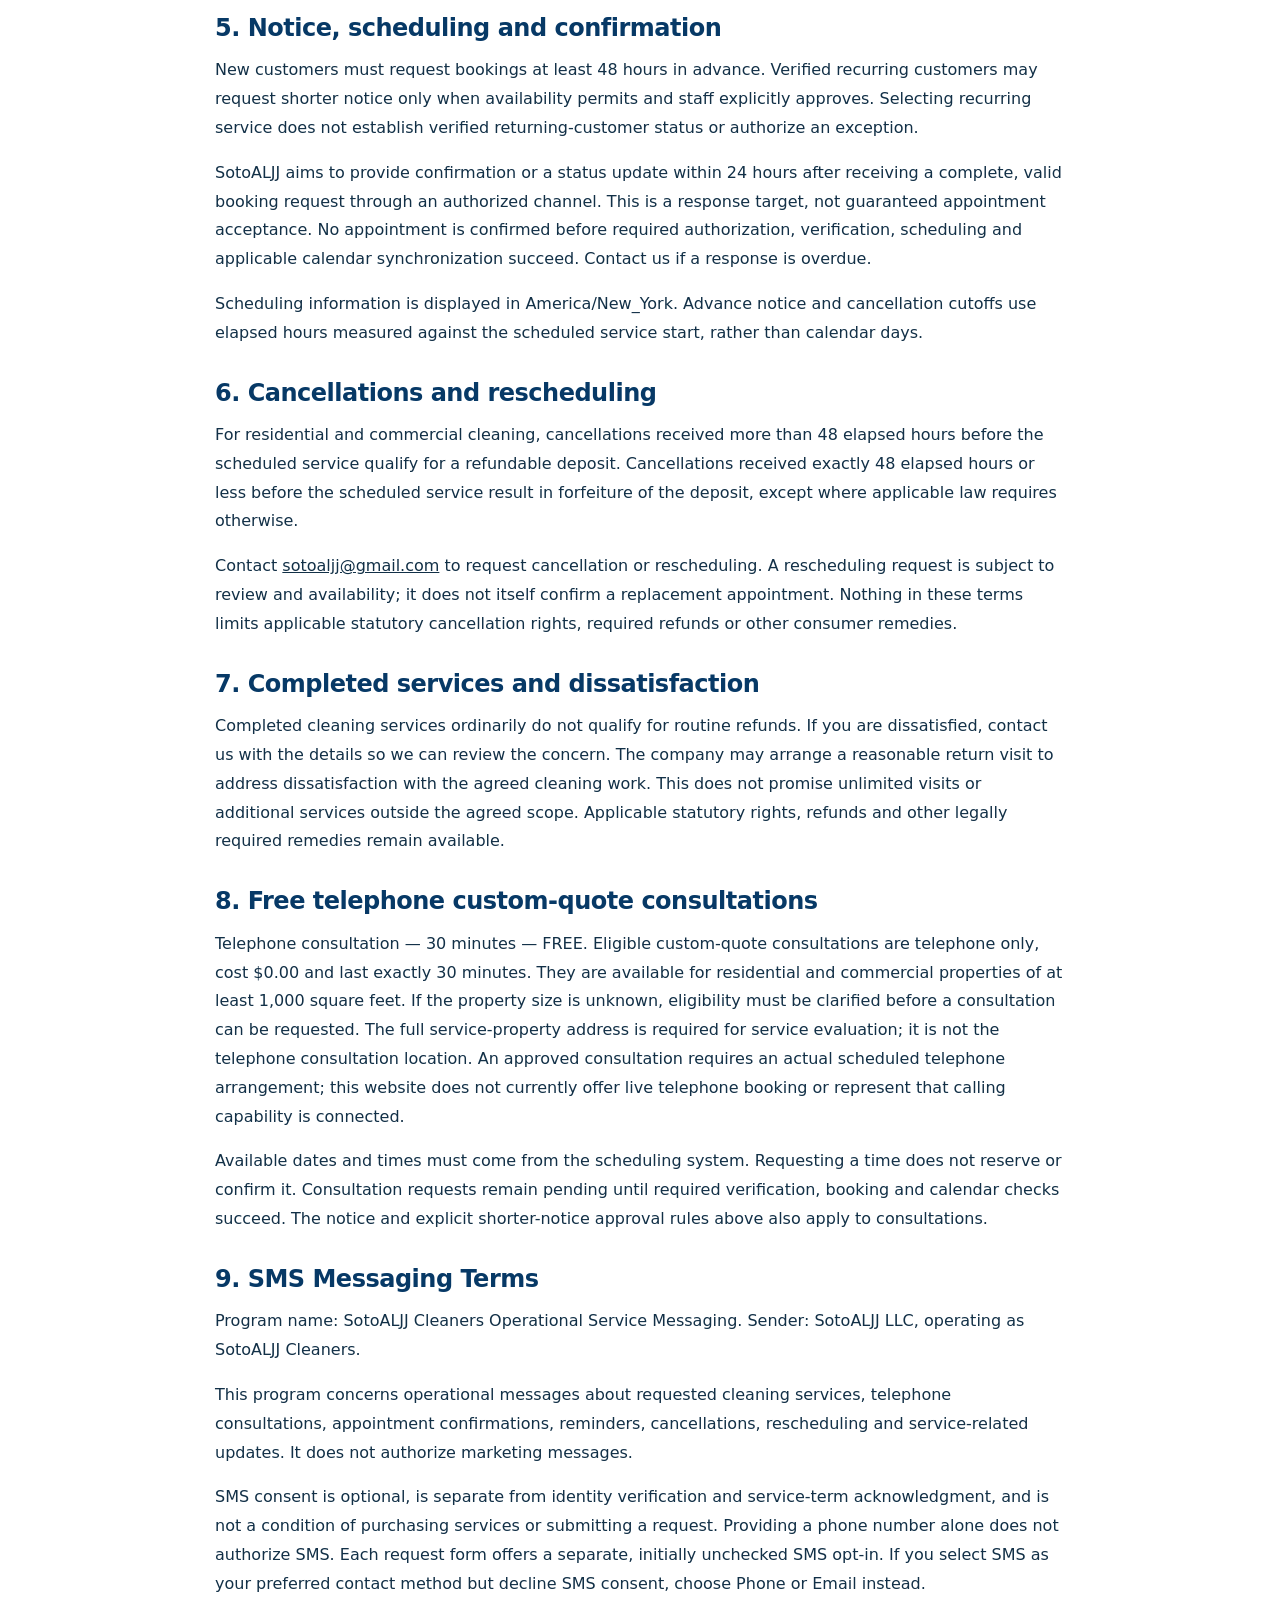
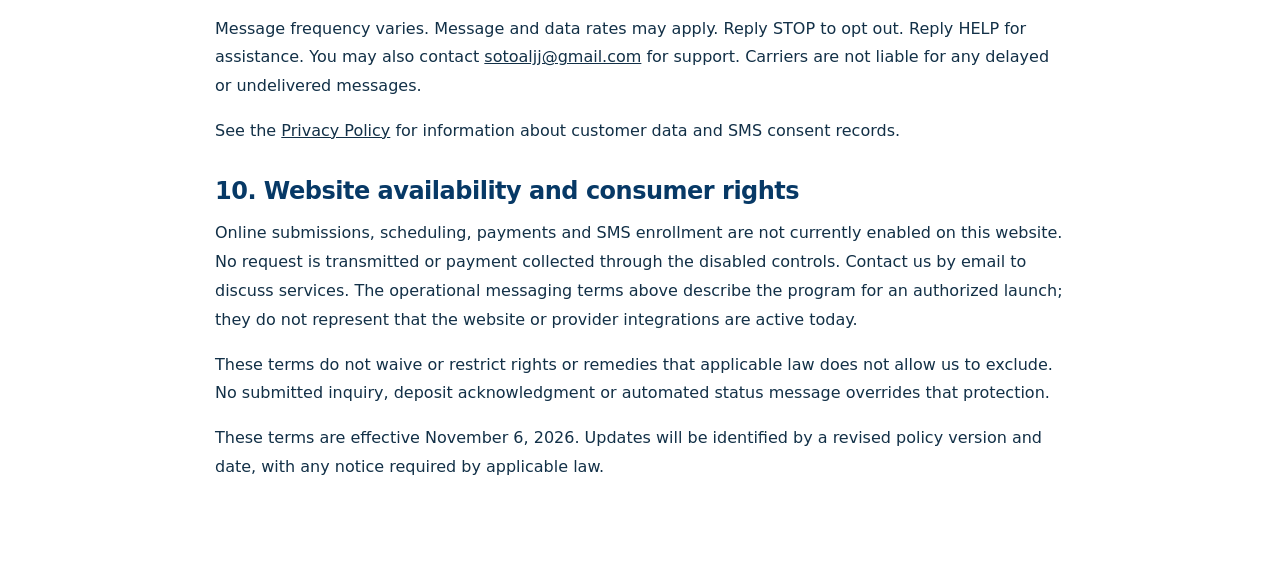
<file: terms.html>
<!doctype html>
<html lang="en">
<head>
<meta charset="utf-8">
<meta name="viewport" content="width=device-width, initial-scale=1">
<meta name="robots" content="noindex">
<title>Terms of Service | SotoALJJ Cleaners</title>
<link rel="stylesheet" href="styles.css">
</head>
<body><main class="wrap section policy">
<nav aria-label="Policy navigation"><a href="index.html">SotoALJJ Cleaners home</a> · <a href="privacy.html">Privacy Policy</a> · <a href="terms.html">Terms of Service</a></nav>
<h1>Terms of Service</h1>
<p>Effective date: November 6, 2026. Policy version: soto-policies-2026-11-06-proposed-final-v1.</p>
<h2>1. Business and contact</h2>
<p>These terms describe cleaning services and eligible telephone custom-quote consultations offered by SotoALJJ LLC, operating as SotoALJJ Cleaners. Contact <a href="mailto:sotoaljj@gmail.com">sotoaljj@gmail.com</a> for service questions, booking requests, cancellations, rescheduling, concerns about completed work, or messaging assistance. Our service area is Cumberland County, New Jersey, subject to individual property coverage verification.</p>
<h2>2. Requests, scope and individual quotes</h2>
<p>Submitting an inquiry or consultation request does not establish a final service contract, accept a final estimate, or confirm an appointment. We review the property, requested services, service area and availability before agreeing to the work. The agreed scope and price must be clear before payment is requested.</p>
<p>Standard residential cleaning covers routine cleaning of kitchens, bathrooms, bedrooms, living areas and floors. Deep residential cleaning includes standard cleaning plus closets, cupboards and laundry when the customer has the required working equipment. The property and requested work are reviewed to establish the agreed scope.</p>
<p>For residential properties up to and including 875 square feet, standard cleaning is $100.00 before applicable tax and deep cleaning is $250.00 before applicable tax. Residential properties over 875 square feet and all commercial services require individual quotes. Move-in / move-out cleaning and recurring arrangements require an agreed individual quote unless an existing authorized price applies; no additional fixed price, discount or fee is implied.</p>
<h2>3. Taxes and displayed totals</h2>
<p>Applicable New Jersey sales tax is calculated at 6.625%, subject to applicable tax treatment, and rounded to the nearest cent. The 20% deposit is calculated from the tax-inclusive total and rounded to cents; the balance is the total less that deposit. This keeps the deposit and balance equal to the agreed total.</p>
<ul>
<li>Standard residential cleaning, up to 875 square feet: $100.00 service price + $6.63 tax = $106.63 total; $21.33 deposit and $85.30 balance.</li>
<li>Deep residential cleaning, up to 875 square feet: $250.00 service price + $16.56 tax = $266.56 total; $53.31 deposit and $213.25 balance.</li>
</ul>
<p>Individually quoted services must show their agreed price and applicable tax before payment. Displayed price guidance is not a charge, an individual quote for a custom job, or an appointment confirmation.</p>
<h2>4. Deposits and payment</h2>
<p>A 20% deposit is required to secure an approved cleaning service booking and is credited toward the agreed total. The deposit is 20% of the agreed tax-inclusive cleaning price; the remaining 80% is payable upon arrival. No cleaning begins before full payment is verified. Custom-quote services require an agreed individual quote before a deposit is requested.</p>
<p>A deposit acknowledgment is separate from appointment confirmation. Payment alone does not establish approval or scheduling. Free consultations have no deposit, balance or cleaning-payment requirement.</p>
<h2>5. Notice, scheduling and confirmation</h2>
<p>New customers must request bookings at least 48 hours in advance. Verified recurring customers may request shorter notice only when availability permits and staff explicitly approves. Selecting recurring service does not establish verified returning-customer status or authorize an exception.</p>
<p>SotoALJJ aims to provide confirmation or a status update within 24 hours after receiving a complete, valid booking request through an authorized channel. This is a response target, not guaranteed appointment acceptance. No appointment is confirmed before required authorization, verification, scheduling and applicable calendar synchronization succeed. Contact us if a response is overdue.</p>
<p>Scheduling information is displayed in America/New_York. Advance notice and cancellation cutoffs use elapsed hours measured against the scheduled service start, rather than calendar days.</p>
<h2>6. Cancellations and rescheduling</h2>
<p>For residential and commercial cleaning, cancellations received more than 48 elapsed hours before the scheduled service qualify for a refundable deposit. Cancellations received exactly 48 elapsed hours or less before the scheduled service result in forfeiture of the deposit, except where applicable law requires otherwise.</p>
<p>Contact <a href="mailto:sotoaljj@gmail.com">sotoaljj@gmail.com</a> to request cancellation or rescheduling. A rescheduling request is subject to review and availability; it does not itself confirm a replacement appointment. Nothing in these terms limits applicable statutory cancellation rights, required refunds or other consumer remedies.</p>
<h2>7. Completed services and dissatisfaction</h2>
<p>Completed cleaning services ordinarily do not qualify for routine refunds. If you are dissatisfied, contact us with the details so we can review the concern. The company may arrange a reasonable return visit to address dissatisfaction with the agreed cleaning work. This does not promise unlimited visits or additional services outside the agreed scope. Applicable statutory rights, refunds and other legally required remedies remain available.</p>
<h2>8. Free telephone custom-quote consultations</h2>
<p>Telephone consultation — 30 minutes — FREE. Eligible custom-quote consultations are telephone only, cost $0.00 and last exactly 30 minutes. They are available for residential and commercial properties of at least 1,000 square feet. If the property size is unknown, eligibility must be clarified before a consultation can be requested. The full service-property address is required for service evaluation; it is not the telephone consultation location. An approved consultation requires an actual scheduled telephone arrangement; this website does not currently offer live telephone booking or represent that calling capability is connected.</p>
<p>Available dates and times must come from the scheduling system. Requesting a time does not reserve or confirm it. Consultation requests remain pending until required verification, booking and calendar checks succeed. The notice and explicit shorter-notice approval rules above also apply to consultations.</p>
<h2>9. SMS Messaging Terms</h2>
<p>Program name: SotoALJJ Cleaners Operational Service Messaging. Sender: SotoALJJ LLC, operating as SotoALJJ Cleaners.</p>
<p>This program concerns operational messages about requested cleaning services, telephone consultations, appointment confirmations, reminders, cancellations, rescheduling and service-related updates. It does not authorize marketing messages.</p>
<p>SMS consent is optional, is separate from identity verification and service-term acknowledgment, and is not a condition of purchasing services or submitting a request. Providing a phone number alone does not authorize SMS. Each request form offers a separate, initially unchecked SMS opt-in. If you select SMS as your preferred contact method but decline SMS consent, choose Phone or Email instead.</p>
<p>Message frequency varies. Message and data rates may apply. Reply STOP to opt out. Reply HELP for assistance. You may also contact <a href="mailto:sotoaljj@gmail.com">sotoaljj@gmail.com</a> for support. Carriers are not liable for any delayed or undelivered messages.</p>
<p>See the <a href="privacy.html">Privacy Policy</a> for information about customer data and SMS consent records.</p>
<h2>10. Website availability and consumer rights</h2>
<p>Online submissions, scheduling, payments and SMS enrollment are not currently enabled on this website. No request is transmitted or payment collected through the disabled controls. Contact us by email to discuss services. The operational messaging terms above describe the program for an authorized launch; they do not represent that the website or provider integrations are active today.</p>
<p>These terms do not waive or restrict rights or remedies that applicable law does not allow us to exclude. No submitted inquiry, deposit acknowledgment or automated status message overrides that protection.</p>
<p>These terms are effective November 6, 2026. Updates will be identified by a revised policy version and date, with any notice required by applicable law.</p>
</main></body>
</html>
</file>
<file: styles.css>
:root{--navy:#073966;--blue:#0478b9;--teal:#087f89;--green:#34a843;--ink:#123047;--muted:#506674;--pale:#e8f8f7;--light:#f4fafc;--border:#d4e5ea;--white:#fff;font-family:Inter,ui-sans-serif,system-ui,-apple-system,"Segoe UI",Arial,sans-serif;color:var(--ink)}*{box-sizing:border-box}html{scroll-behavior:smooth}body{margin:0;background:var(--white)}button,input,select,textarea{font:inherit}button{cursor:pointer}a{color:inherit}.wrap{width:min(1140px,calc(100% - 44px));margin:auto}.skip{position:absolute;left:-9999px}.skip:focus{left:15px;top:15px;z-index:99;padding:12px;background:#fff}.header{position:sticky;top:0;z-index:20;background:rgba(255,255,255,.97);box-shadow:0 2px 20px #07396612}.nav{height:91px;display:flex;align-items:center;justify-content:space-between;gap:25px}.brand img{display:block;width:137px;height:76px;object-fit:contain}.nav nav{display:flex;align-items:center;gap:29px;font-size:14px;font-weight:700}.nav nav a{text-decoration:none}.nav nav a:hover{color:var(--teal)}.nav-cta{padding:12px 18px;border-radius:9px;background:var(--navy);color:white!important}.hero{background:linear-gradient(120deg,#f1fbfc 0%,#fff 58%,#f2fcf6 100%);padding:80px 0 92px;overflow:hidden}.hero-grid{display:grid;grid-template-columns:1.12fr .88fr;align-items:center;gap:35px}.eyebrow{display:inline-block;text-transform:uppercase;letter-spacing:2px;font-size:12px;font-weight:800;color:var(--teal)}h1,h2,h3,p{margin-top:0}h1{font-size:clamp(42px,5.2vw,72px);line-height:1.08;letter-spacing:-2.9px;color:var(--navy);margin:19px 0 22px}h1 em{font-style:normal;color:var(--teal)}.hero-copy>p{font-size:18px;line-height:1.8;color:var(--muted);max-width:570px}.actions{display:flex;flex-wrap:wrap;gap:14px;margin:30px 0}.btn{border-radius:10px;min-height:50px;display:inline-flex;align-items:center;justify-content:center;gap:18px;padding:14px 23px;text-decoration:none;border:2px solid var(--navy);font-size:15px;font-weight:750}.btn.primary{background:var(--navy);color:#fff}.btn.primary:hover,.nav-cta:hover{background:var(--blue)}.btn.outline{color:var(--navy);background:#fff}.micro{font-size:12px!important;color:#687d87!important;line-height:1.6!important}.hero-art{position:relative;text-align:center}.art-circle{width:min(100%,430px);aspect-ratio:1;margin:auto;border-radius:48% 52% 44% 56%;background:radial-gradient(circle at 32% 25%,#fff 1%,#bce7e7 70%,#80ceb2 100%);display:grid;place-items:center;position:relative;box-shadow:0 24px 80px #07798a22}.art-circle svg{width:83%;filter:drop-shadow(0 15px 12px #034e6333)}.shine{position:absolute;color:#31aa51;font-size:48px}.shine.one{top:12%;left:15%}.shine.two{bottom:14%;right:13%}.art-caption{font-weight:750;letter-spacing:1.2px;color:var(--teal);font-size:13px;display:block;margin-top:24px}.section{padding:88px 0}.section h2{font-size:clamp(32px,3.7vw,45px);line-height:1.15;letter-spacing:-1.7px;color:var(--navy);margin:13px 0 35px}.cards{display:grid;grid-template-columns:repeat(2,1fr);gap:25px}.service-card{border:1px solid var(--border);border-radius:18px;padding:36px;background:white;box-shadow:0 12px 30px #07396609}.service-icon{width:62px;height:62px;border-radius:16px;background:var(--pale);color:var(--teal);display:grid;place-items:center;font-size:36px;font-weight:700;margin-bottom:22px}.service-card h3{color:var(--navy);font-size:24px;margin-bottom:13px}.service-card p{color:var(--muted);line-height:1.8;min-height:116px}.text-action{border:0;padding:0;background:transparent;color:var(--teal);font-weight:800;font-size:15px}.text-action span{margin-left:12px}.feature{background:var(--light)}.feature-grid{display:grid;grid-template-columns:1fr 1fr;gap:65px;align-items:center}.feature p{line-height:1.9;color:var(--muted)}.steps{margin:0;padding:0;list-style:none}.steps li{display:flex;align-items:center;gap:23px;padding:22px 0;border-bottom:1px solid var(--border);font-weight:650}.steps strong{color:var(--green);font-size:29px}.booking{background:#fff}.booking-shell{display:grid;grid-template-columns:.7fr 1.3fr;gap:45px;align-items:start}.booking-intro{position:sticky;top:120px}.booking-intro>p{color:var(--muted);line-height:1.8}.status{margin-top:22px;background:var(--light);border-left:4px solid var(--teal);padding:15px;color:var(--navy);font-size:13px;line-height:1.6;border-radius:6px}.status.offline{border-color:#bd7f26;background:#fff8ed}.booking-form{background:var(--light);border:1px solid var(--border);border-radius:18px;padding:32px;display:flex;flex-direction:column;gap:20px}.choice{border:0;padding:0;margin:0;display:flex;gap:14px;flex-wrap:wrap}.choice legend{font-weight:750;margin-bottom:12px}.choice-option{display:flex;align-items:center;gap:9px;border:1px solid var(--border);border-radius:10px;padding:12px 16px;background:white;cursor:pointer;font-weight:650}.choice-option:has(input:checked){border-color:var(--teal);background:var(--pale)}.choice-option input{accent-color:var(--teal)}.form-grid{display:grid;grid-template-columns:repeat(2,minmax(0,1fr));gap:17px}.booking-form label:not(.choice-option):not(.consent){display:flex;flex-direction:column;gap:7px;font-size:13px;font-weight:700}.booking-form input:not([type=radio]):not([type=checkbox]),.booking-form select,.booking-form textarea{width:100%;background:white;border:1px solid #b9d1d8;border-radius:8px;padding:12px;color:var(--ink);min-height:47px;outline-offset:2px}.booking-form input:focus,.booking-form textarea:focus,.booking-form select:focus{outline:2px solid var(--blue);border-color:var(--blue)}.required{color:#ad3a37}.subsection{border-top:1px solid var(--border);padding-top:19px}.subsection h3{color:var(--navy);font-size:18px;margin-bottom:17px}.subsection[hidden]{display:none}.hint{font-size:12px;color:var(--muted);line-height:1.6;margin:0}.consent{display:flex;align-items:flex-start;gap:12px;line-height:1.65;font-size:13px}.consent input{margin-top:3px;accent-color:var(--teal)}#form-feedback{font-size:14px;line-height:1.6}#form-feedback:not(:empty){padding:13px;border-radius:8px;background:#fff1de;color:#713d05}#form-feedback.success{background:#e8f7ed;color:#155b2d}#submit-booking{width:100%}#submit-booking:disabled{opacity:.65;cursor:wait}footer{background:var(--navy);color:#fff;padding:38px 0}.footer-content{display:flex;align-items:center;justify-content:space-between;gap:20px;font-size:13px}.footer-content strong{font-size:18px}.footer-content p{color:#b9dce6;margin:7px 0 0}@media(max-width:800px){.hero-grid,.feature-grid,.booking-shell{grid-template-columns:1fr}.hero{padding:56px 0}.hero-art{max-width:370px;margin:auto}.booking-intro{position:static}.section{padding:60px 0}.cards{grid-template-columns:1fr}.service-card p{min-height:auto}.nav nav{gap:14px}}@media(max-width:540px){.wrap{width:min(100% - 30px,1140px)}.nav{height:75px}.brand img{width:100px;height:65px}.nav nav{gap:8px;font-size:12px}.nav nav a:nth-child(2){display:none}.nav-cta{padding:10px}.form-grid{grid-template-columns:1fr}.booking-form{padding:21px}.hero-art{display:none}h1{letter-spacing:-1.5px}.footer-content{display:block}}


.request-fields{border:0;padding:0;margin:0;min-width:0;display:flex;flex-direction:column;gap:20px}.sms-consent{border-top:1px solid var(--border);padding-top:16px}.sms-consent h3{font-size:18px}.consent input{flex:0 0 auto;width:18px;height:18px}.booking-shell>*{min-width:0}footer a{color:white}.booking-form button:disabled{cursor:not-allowed;opacity:.65}

.policy{max-width:850px}.policy h1{font-size:clamp(36px,5vw,56px)}.policy h2{font-size:24px;letter-spacing:-.5px;margin:32px 0 14px}.policy p,.policy li{line-height:1.8}.policy nav{line-height:1.8;margin-bottom:30px}.policy a{overflow-wrap:anywhere}
</file>
<file: accessibility.css>
/* Overrides retain the original palette and layout. */
[hidden] { display:none !important; }
.micro { color: #506674 !important; }
.steps strong { color:#247b30; }
.sr-only { position:absolute; width:1px; height:1px; padding:0; margin:-1px; overflow:hidden; clip-path:inset(50%); white-space:nowrap; border:0; }
section[id], main[id] { scroll-margin-top:120px; }
:focus-visible { outline:3px solid #0478b9; outline-offset:4px; }
.nav { min-height:91px; height:auto; padding-block:8px; }
.nav nav { flex-wrap:wrap; gap:16px; }
.nav nav a { display:inline-flex; align-items:center; min-height:44px; }
.service-list { padding-left:20px; color:var(--muted); line-height:1.8; }
.service-list li { margin-bottom:10px; }
.price-note { padding:18px; border-left:4px solid var(--teal); background:var(--pale); border-radius:6px; line-height:1.7; margin:20px 0; }
.service-card .price-note p { min-height:0; margin:8px 0 0; }
.service-card>p { min-height:0; }
.payment-note { line-height:1.8; max-width:850px; margin:30px 0 0; }
.contact-grid { display:grid; grid-template-columns:repeat(3,minmax(0,1fr)); gap:28px; }
.contact-grid p { line-height:1.8; overflow-wrap:anywhere; }
.contact-grid a { color:var(--navy); text-underline-offset:4px; }
#booking-fields { border:0; padding:0; margin:0; min-width:0; display:flex; flex-direction:column; gap:20px; }
#consultation-fields { border:0; padding:0; margin:0; min-width:0; display:flex; flex-direction:column; gap:20px; }
#consultation-form select { max-width:100%; text-overflow:ellipsis; }
#consultation-submit:disabled,#consultation-load:disabled { cursor:not-allowed; background:#506674; border-color:#506674; color:#fff; }
.subsection { border:0; border-top:1px solid var(--border); padding:19px 0 0; margin:0; min-width:0; }
.subsection legend { color:var(--navy); font-size:18px; font-weight:700; padding:0 8px 0 0; }
.subsection>.form-grid { margin-top:12px; }
.subsection>label { margin-top:17px; }
#submit-booking:disabled { cursor:not-allowed; opacity:1; background:#506674; border-color:#506674; }
#deposit-payment:disabled { cursor:not-allowed; background:#506674; border-color:#506674; }
.pricing-details dt { font-weight:750; margin-top:12px; }
.pricing-details dd { margin:4px 0 14px; }
.table-scroll { overflow-x:auto; }
.service-card { min-width:0; }
.payment-table { width:100%; border-collapse:collapse; font-size:14px; line-height:1.6; margin-bottom:22px; }
.payment-table caption { text-align:left; padding-bottom:12px; color:var(--muted); }
.payment-table th,.payment-table td { padding:10px 6px; text-align:left; vertical-align:top; border-bottom:1px solid var(--border); }
.payment-guidance .status p { margin:8px 0 0; }
.booking-form input[type=datetime-local] { min-width:0; max-width:100%; }
.booking-form input,.booking-form select,.booking-form textarea { font-size:16px; }
.booking-form label:not(.choice-option):not(.consent) { display:block; line-height:1.6; }
.booking-form label:not(.choice-option):not(.consent)>input,
.booking-form label>select,.booking-form label>textarea { display:block; margin-top:7px; }
.text-action { min-height:44px; text-align:left; }
.status { border-color:#bd7f26; background:#fff8ed; }
@media(max-width:800px) { .contact-grid { grid-template-columns:1fr; } }
@media(max-width:540px) {
  .nav { align-items:flex-start; gap:10px; }
  .nav nav { justify-content:flex-end; gap:2px 12px; }
  .nav nav a:nth-child(2) { display:inline-flex; }
  .brand { flex-shrink:0; }
  section[id],main[id] { scroll-margin-top:160px; }
}
@media(prefers-reduced-motion:reduce) {
  html { scroll-behavior:auto; }
  *,*::before,*::after { animation:none!important; transition:none!important; }
}
</file>
